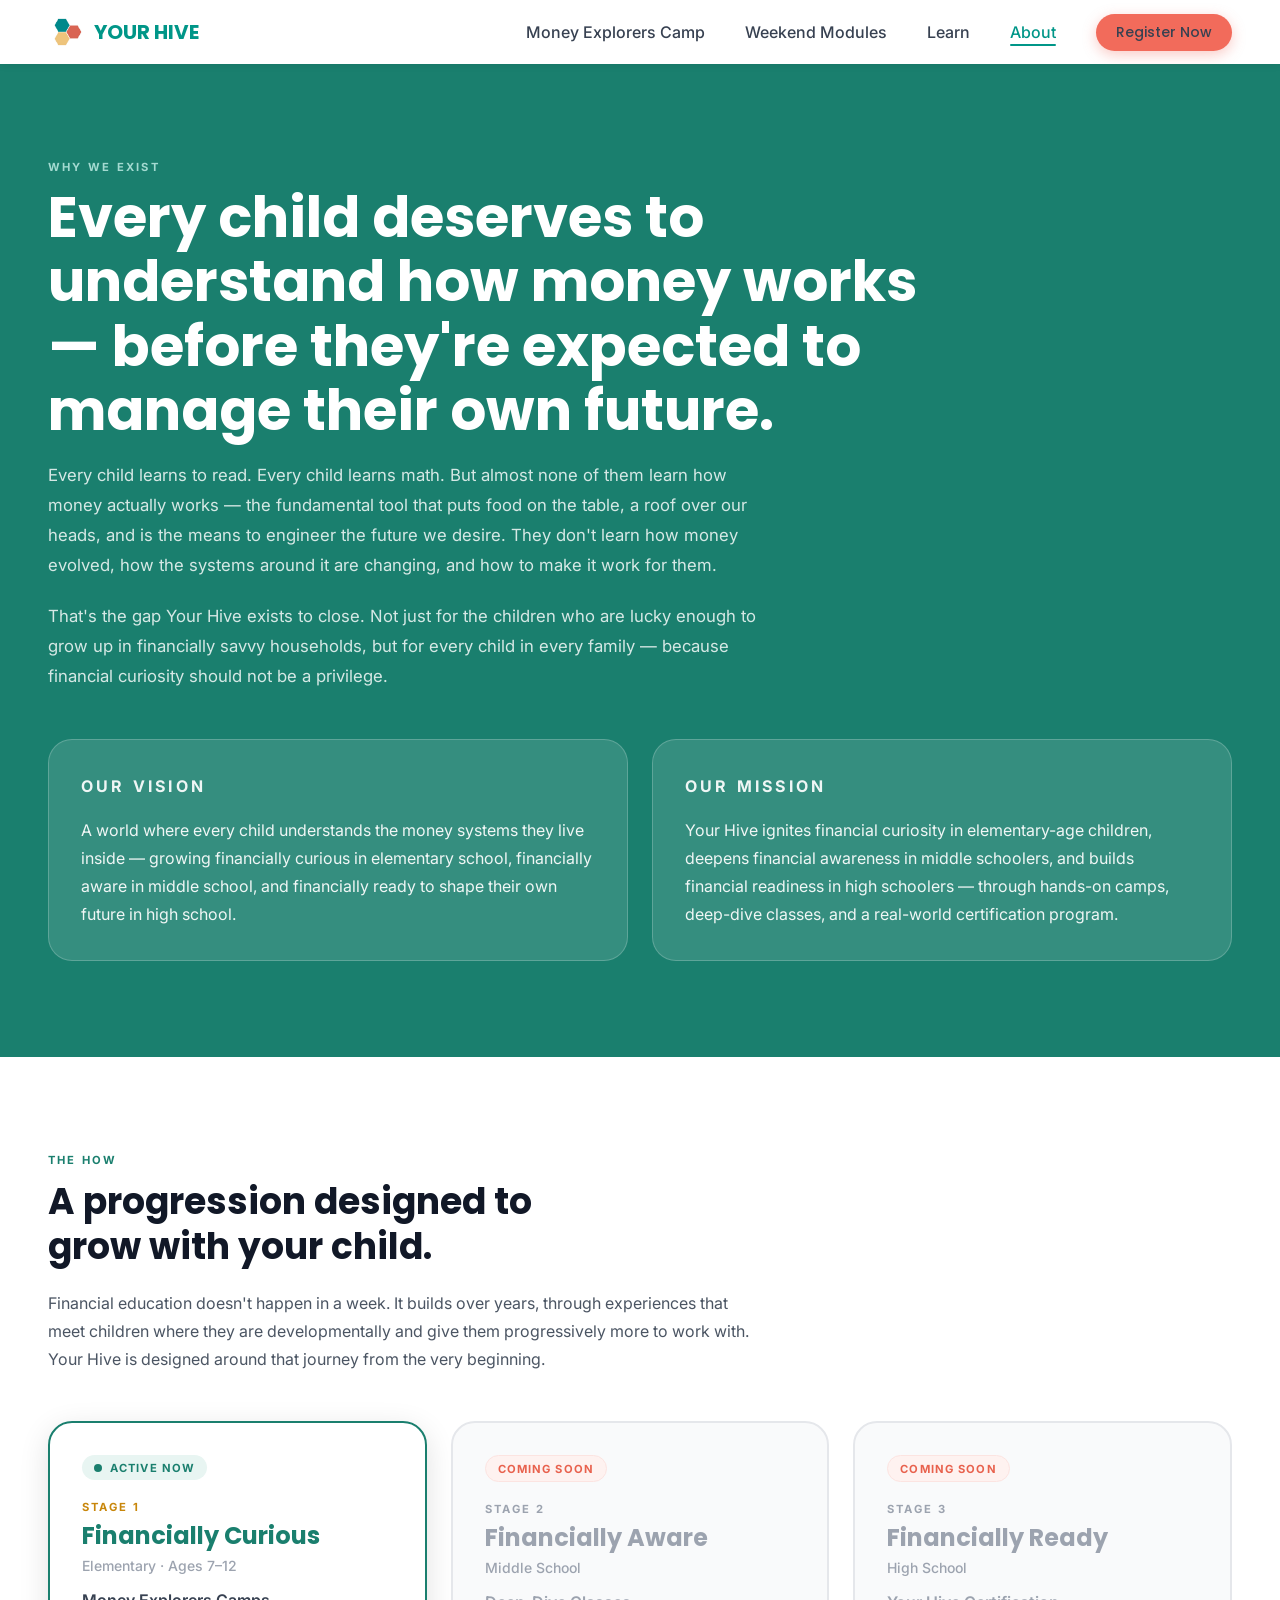
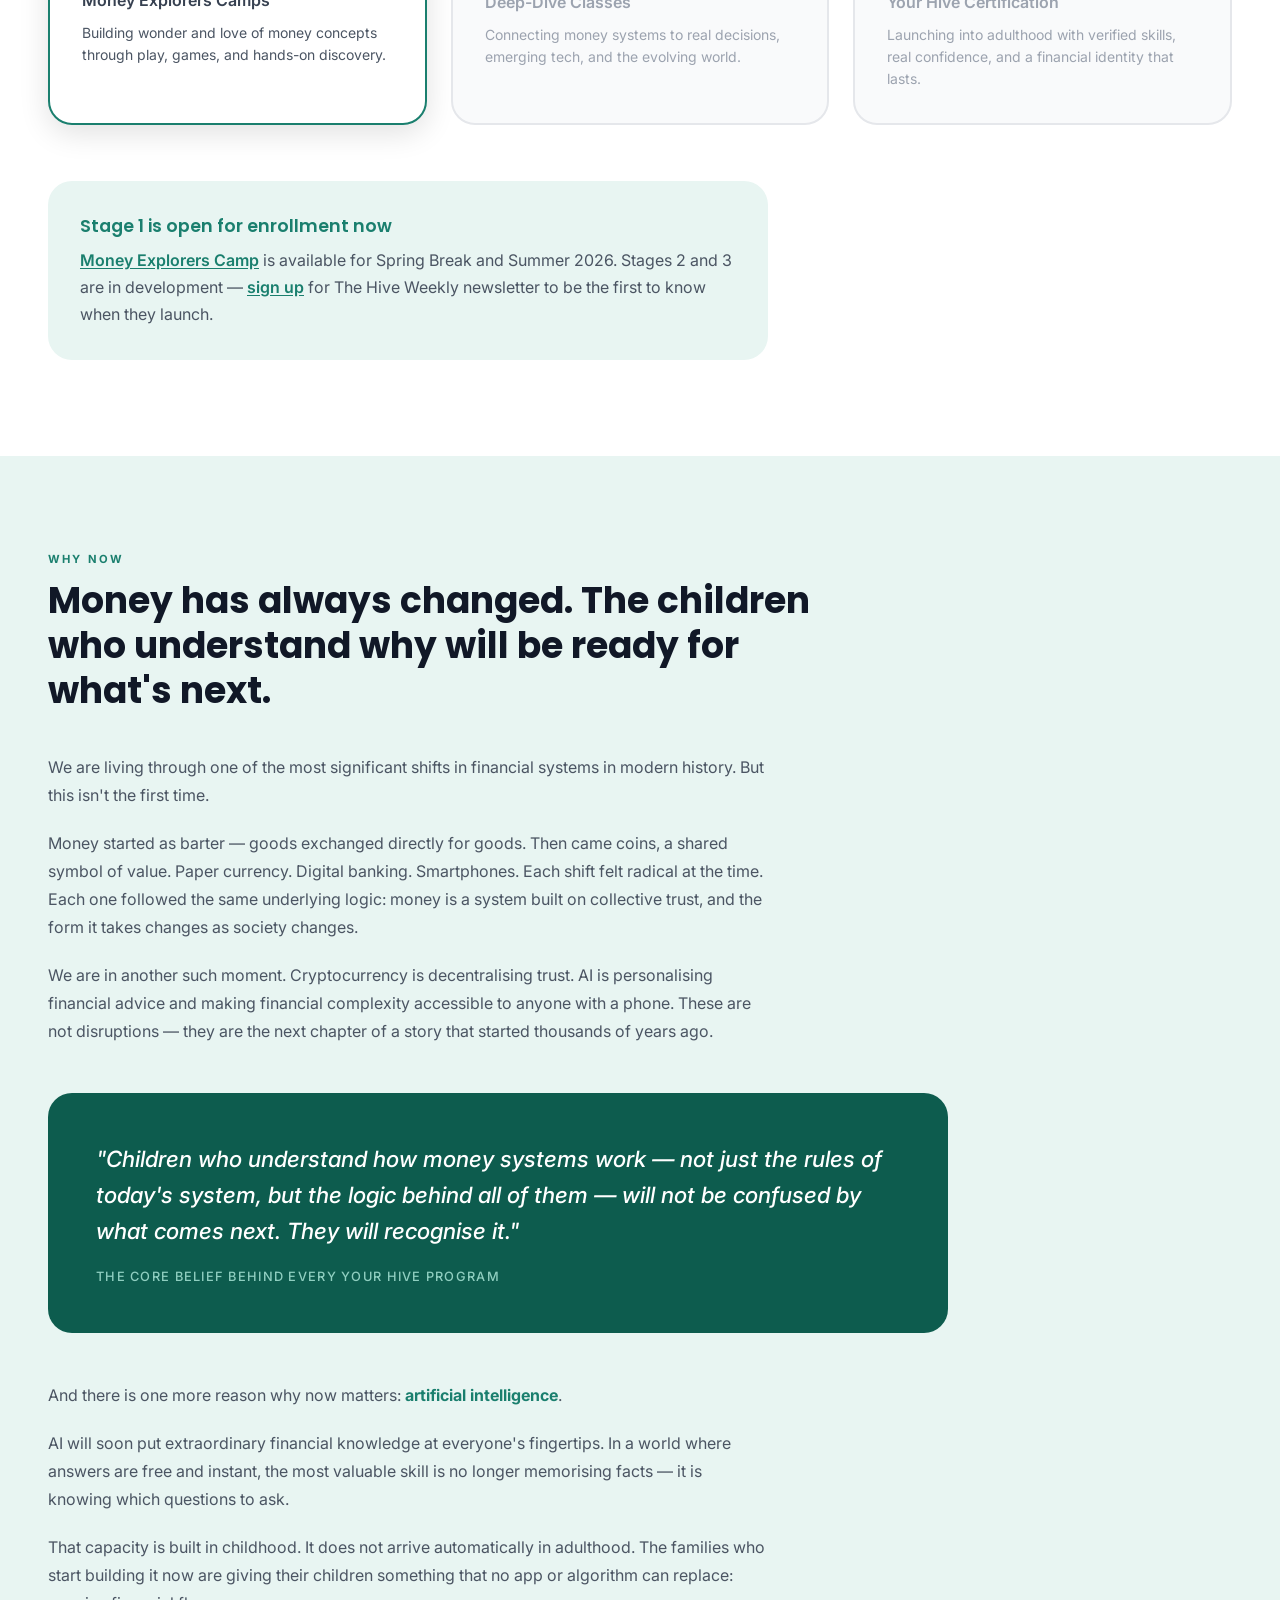
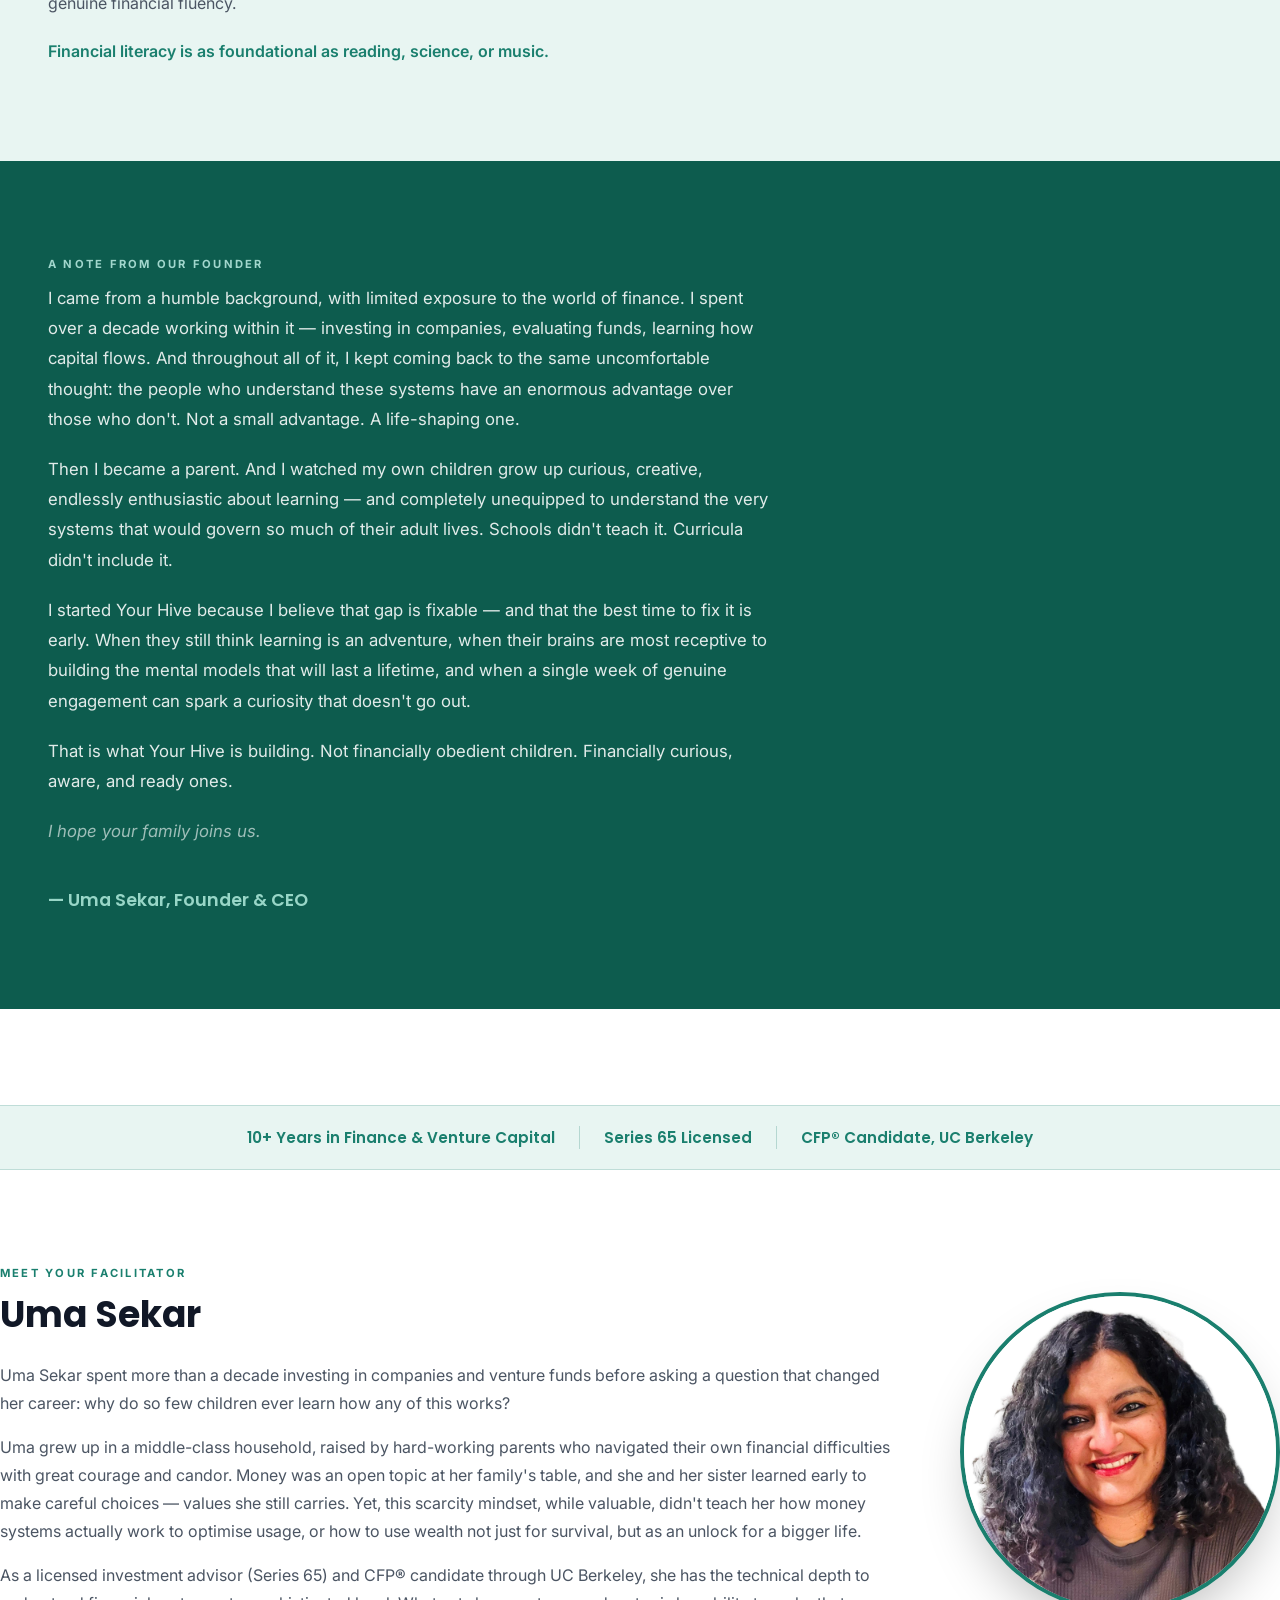
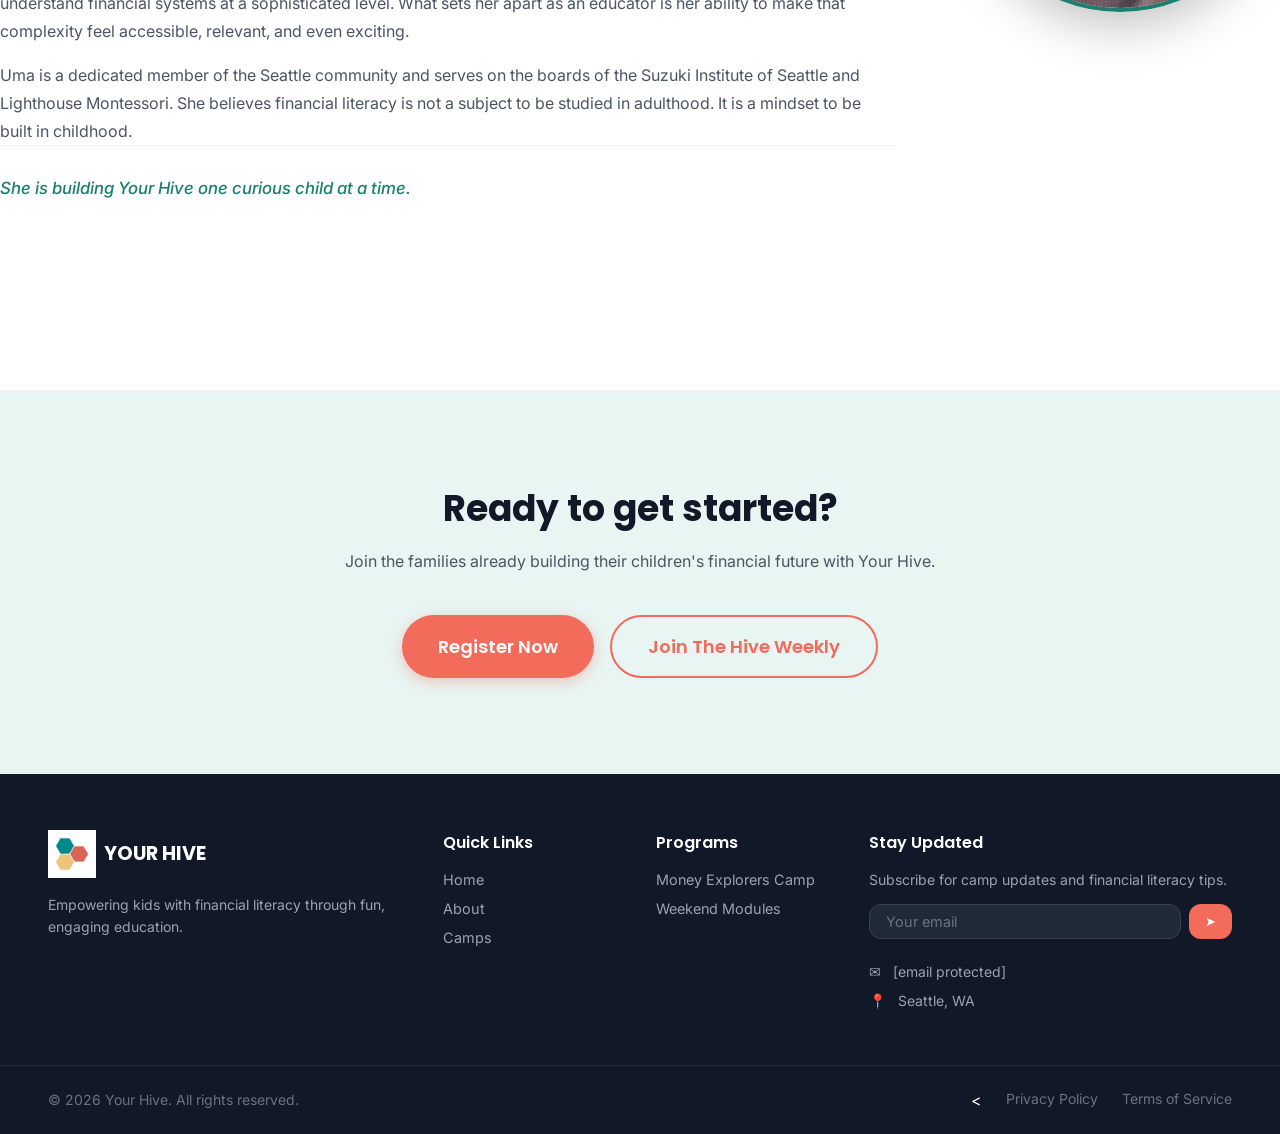
<file: about.html>
<!DOCTYPE html>
<html lang="en" data-page="about">
<head>
  <meta charset="UTF-8">
  <meta name="viewport" content="width=device-width, initial-scale=1.0">
  <title>About — Your Hive | Financial Literacy for Kids</title>
  <meta name="description" content="Learn about Your Hive's mission to close the financial education gap for every child, and meet founder Uma Sekar.">
  <link rel="stylesheet" href="styles.css">
</head>
<body>

<nav class="navbar">
  <div class="container navbar-inner">
    <a href="index.html" class="navbar-logo">
      <img src="assets/Hive Logo White.png" alt="Your Hive" >
      <span>YOUR HIVE</span>
    </a>
    <div class="navbar-nav">
      <a href="index.html" class="nav-home">Money Explorers Camp</a>
      <a href="weekend-modules.html" class="nav-modules">Weekend Modules</a>
      <a href="learn.html" class="nav-learn">Learn</a>
      <a href="about.html" class="nav-about active">About</a>
      <a href="index.html#registration" class="btn btn-primary btn-sm">Register Now</a>
    </div>
  </div>
</nav>

<!-- SECTION 1: WHY WE EXIST -->
<section style="background:var(--teal-brand);" class="section">
  <div class="container">
    <div class="reveal">
      <p class="section-label light">WHY WE EXIST</p>
      <h1 class="heading-1" style="color:var(--white);max-width:900px;margin-bottom:1rem;">
        Every child deserves to understand how money works — before they're expected to manage their own future.
      </h1>
      <div style="max-width:720px;margin-bottom:3rem;">
        <p style="color:rgba(255,255,255,0.82);font-size:1.05rem;line-height:1.8;margin-bottom:1.25rem;">Every child learns to read. Every child learns math. But almost none of them learn how money actually works — the fundamental tool that puts food on the table, a roof over our heads, and is the means to engineer the future we desire. They don't learn how money evolved, how the systems around it are changing, and how to make it work for them.</p>
        <p style="color:rgba(255,255,255,0.82);font-size:1.05rem;line-height:1.8;">That's the gap Your Hive exists to close. Not just for the children who are lucky enough to grow up in financially savvy households, but for every child in every family — because financial curiosity should not be a privilege.</p>
      </div>
    </div>
    <div class="vision-grid reveal delay-1">
      <div class="vision-card">
        <p class="vision-card-label">OUR VISION</p>
        <p>A world where every child understands the money systems they live inside — growing financially curious in elementary school, financially aware in middle school, and financially ready to shape their own future in high school.</p>
      </div>
      <div class="vision-card">
        <p class="vision-card-label">OUR MISSION</p>
        <p>Your Hive ignites financial curiosity in elementary-age children, deepens financial awareness in middle schoolers, and builds financial readiness in high schoolers — through hands-on camps, deep-dive classes, and a real-world certification program.</p>
      </div>
    </div>
  </div>
</section>

<!-- SECTION 2: THE HOW -->
<section class="section bg-white">
  <div class="container">
    <div class="reveal">
      <p class="section-label">THE HOW</p>
      <h2 class="heading-2" style="max-width:560px;margin-bottom:1.25rem;">A progression designed to grow with your child.</h2>
      <p class="text-body" style="max-width:720px;margin-bottom:3rem;">Financial education doesn't happen in a week. It builds over years, through experiences that meet children where they are developmentally and give them progressively more to work with. Your Hive is designed around that journey from the very beginning.</p>
    </div>

    <div class="stage-cards">
      <article class="stage-card active reveal">
        <div class="active-badge"><span class="active-dot"></span>Active Now</div>
        <p class="stage-num" style="color:#C8860A;">Stage 1</p>
        <h3 class="stage-title" style="color:var(--teal-brand);">Financially Curious</h3>
        <p class="stage-age">Elementary · Ages 7–12</p>
        <p class="stage-program" style="color:var(--gray-700);">Money Explorers Camps</p>
        <p class="stage-desc" style="color:var(--gray-600);">Building wonder and love of money concepts through play, games, and hands-on discovery.</p>
      </article>
      <article class="stage-card reveal delay-1">
        <div class="coming-badge">Coming Soon</div>
        <p class="stage-num">Stage 2</p>
        <h3 class="stage-title">Financially Aware</h3>
        <p class="stage-age">Middle School</p>
        <p class="stage-program">Deep-Dive Classes</p>
        <p class="stage-desc">Connecting money systems to real decisions, emerging tech, and the evolving world.</p>
      </article>
      <article class="stage-card reveal delay-2">
        <div class="coming-badge">Coming Soon</div>
        <p class="stage-num">Stage 3</p>
        <h3 class="stage-title">Financially Ready</h3>
        <p class="stage-age">High School</p>
        <p class="stage-program">Your Hive Certification</p>
        <p class="stage-desc">Launching into adulthood with verified skills, real confidence, and a financial identity that lasts.</p>
      </article>
    </div>

    <div class="enroll-cta reveal">
      <p>Stage 1 is open for enrollment now</p>
      <div class="body"><a href="index.html#registration">Money Explorers Camp</a> is available for Spring Break and Summer 2026. Stages 2 and 3 are in development — <a href="#subscribe">sign up</a> for The Hive Weekly newsletter to be the first to know when they launch.</div>
    </div>
  </div>
</section>

<!-- SECTION 3: WHY NOW -->
<section class="section" style="background:var(--mint-dark);">
  <div class="container">
    <div class="reveal">
      <p class="section-label">WHY NOW</p>
      <h2 class="heading-2" style="max-width:780px;margin-bottom:2.5rem;">Money has always changed. The children who understand why will be ready for what's next.</h2>
    </div>
    <div style="max-width:720px;display:flex;flex-direction:column;gap:1.25rem;margin-bottom:3rem;" class="reveal">
      <p class="text-body">We are living through one of the most significant shifts in financial systems in modern history. But this isn't the first time.</p>
      <p class="text-body">Money started as barter — goods exchanged directly for goods. Then came coins, a shared symbol of value. Paper currency. Digital banking. Smartphones. Each shift felt radical at the time. Each one followed the same underlying logic: money is a system built on collective trust, and the form it takes changes as society changes.</p>
      <p class="text-body">We are in another such moment. Cryptocurrency is decentralising trust. AI is personalising financial advice and making financial complexity accessible to anyone with a phone. These are not disruptions — they are the next chapter of a story that started thousands of years ago.</p>
    </div>
    <div class="blockquote reveal">
      <p>"Children who understand how money systems work — not just the rules of today's system, but the logic behind all of them — will not be confused by what comes next. They will recognise it."</p>
      <cite>The core belief behind every Your Hive program</cite>
    </div>
    <div style="max-width:720px;display:flex;flex-direction:column;gap:1.25rem;" class="reveal">
      <p class="text-body">And there is one more reason why now matters: <strong style="color:var(--teal-brand);">artificial intelligence</strong>.</p>
      <p class="text-body">AI will soon put extraordinary financial knowledge at everyone's fingertips. In a world where answers are free and instant, the most valuable skill is no longer memorising facts — it is knowing which questions to ask.</p>
      <p class="text-body">That capacity is built in childhood. It does not arrive automatically in adulthood. The families who start building it now are giving their children something that no app or algorithm can replace: genuine financial fluency.</p>
      <p class="text-body" style="color:var(--teal-brand);font-weight:600;">Financial literacy is as foundational as reading, science, or music.</p>
    </div>
  </div>
</section>

<!-- SECTION 4: FOUNDER'S NOTE -->
<section class="section" style="background:var(--teal-dark);color:var(--white);">
  <div class="container">
    <div class="reveal">
      <p class="section-label light">A NOTE FROM OUR FOUNDER</p>
      <article style="max-width:720px;">
        <div style="display:flex;flex-direction:column;gap:1.25rem;color:rgba(255,255,255,0.88);font-size:1.05rem;line-height:1.8;margin-bottom:2.5rem;">
          <p>I came from a humble background, with limited exposure to the world of finance. I spent over a decade working within it — investing in companies, evaluating funds, learning how capital flows. And throughout all of it, I kept coming back to the same uncomfortable thought: the people who understand these systems have an enormous advantage over those who don't. Not a small advantage. A life-shaping one.</p>
          <p>Then I became a parent. And I watched my own children grow up curious, creative, endlessly enthusiastic about learning — and completely unequipped to understand the very systems that would govern so much of their adult lives. Schools didn't teach it. Curricula didn't include it.</p>
          <p>I started Your Hive because I believe that gap is fixable — and that the best time to fix it is early. When they still think learning is an adventure, when their brains are most receptive to building the mental models that will last a lifetime, and when a single week of genuine engagement can spark a curiosity that doesn't go out.</p>
          <p>That is what Your Hive is building. Not financially obedient children. Financially curious, aware, and ready ones.</p>
          <p style="color:rgba(255,255,255,0.6);font-style:italic;">I hope your family joins us.</p>
        </div>
        <p style="font-family:var(--font-heading);font-weight:600;color:rgba(167,227,213,0.9);font-size:1.1rem;">— Uma Sekar, Founder &amp; CEO</p>
      </article>
    </div>
  </div>
</section>

<!-- SECTION 5: MEET UMA -->
<section class="section bg-white">
  <div class="credentials-bar">
    <div class="container credentials-inner">
      <div class="credential-item"><p>10+ Years in Finance &amp; Venture Capital</p></div>
      <div class="credential-item"><p>Series 65 Licensed</p></div>
      <div class="credential-item"><p>CFP® Candidate, UC Berkeley</p></div>
    </div>
  </div>
  <div class="container section">
    <div class="reveal"><p class="section-label">MEET YOUR FACILITATOR</p></div>
    <div class="bio-section">
      <div class="bio-text reveal">
        <h2 class="heading-2">Uma Sekar</h2>
        <div class="body-stack">
          <p class="text-body">Uma Sekar spent more than a decade investing in companies and venture funds before asking a question that changed her career: why do so few children ever learn how any of this works?</p>
          <p class="text-body">Uma grew up in a middle-class household, raised by hard-working parents who navigated their own financial difficulties with great courage and candor. Money was an open topic at her family's table, and she and her sister learned early to make careful choices — values she still carries. Yet, this scarcity mindset, while valuable, didn't teach her how money systems actually work to optimise usage, or how to use wealth not just for survival, but as an unlock for a bigger life.</p>
          <p class="text-body">As a licensed investment advisor (Series 65) and CFP® candidate through UC Berkeley, she has the technical depth to understand financial systems at a sophisticated level. What sets her apart as an educator is her ability to make that complexity feel accessible, relevant, and even exciting.</p>
          <p class="text-body">Uma is a dedicated member of the Seattle community and serves on the boards of the Suzuki Institute of Seattle and Lighthouse Montessori. She believes financial literacy is not a subject to be studied in adulthood. It is a mindset to be built in childhood.</p>
        </div>
        <div class="bio-footer"><p>She is building Your Hive one curious child at a time.</p></div>
      </div>
      <div class="reveal delay-1">
        <div class="uma-photo">
          <img src="assets/images/Uma.jpg" alt="Uma Sekar — Founder & CEO of Your Hive">
        </div>
      </div>
    </div>
  </div>
</section>

<!-- CLOSING CTA -->
<section class="section" style="background:var(--mint-dark);">
  <div class="container text-center">
    <div class="reveal">
      <h2 class="heading-2 mb-4">Ready to get started?</h2>
      <p class="text-body max-w-2xl mx-auto mb-10">Join the families already building their children's financial future with Your Hive.</p>
      <div style="display:flex;flex-wrap:wrap;gap:1rem;justify-content:center;">
        <a href="index.html#registration" class="btn btn-primary btn-lg">Register Now</a>
        <a href="#subscribe" class="btn btn-secondary btn-lg">Join The Hive Weekly</a>
      </div>
    </div>
  </div>
</section>

<!-- FOOTER -->
<footer>
  <div class="footer-main"><div class="container"><div class="footer-grid">
    <div><div class="footer-brand-logo"><img src="assets/Hive Logo White.png" alt="Your Hive"><span>YOUR HIVE</span></div><p class="footer-brand-desc">Empowering kids with financial literacy through fun, engaging education.</p></div>
    <div><h4 class="footer-heading">Quick Links</h4><nav class="footer-links"><a href="index.html">Home</a><a href="about.html">About</a><a href="index.html">Camps</a></nav></div>
    <div><h4 class="footer-heading">Programs</h4><nav class="footer-links"><a href="index.html">Money Explorers Camp</a><a href="weekend-modules.html">Weekend Modules</a></nav></div>
    <div id="subscribe"><h4 class="footer-heading">Stay Updated</h4><p style="color:var(--gray-400);font-size:0.875rem;margin-bottom:1rem;">Subscribe for camp updates and financial literacy tips.</p><form id="subscribe-form" class="footer-subscribe"><input type="email" id="subscribe-email" placeholder="Your email" required><button type="submit" class="footer-subscribe-btn">➤</button></form><p id="subscribe-msg" style="font-size:0.85rem;margin-top:0.5rem;"></p><div class="footer-contact"><div class="footer-contact-item"><span>✉</span><a href="/cdn-cgi/l/email-protection#7102100819141d1d1e31081e04035c191807145f121e1c" style="color:var(--gray-400)"><span class="__cf_email__" data-cfemail="cdbeacb4a5a8a1a1a28db4a2b8bfe0a5a4bba8e3aea2a0">[email&#160;protected]</span></a></div><div class="footer-contact-item"><span>📍</span><span>Seattle, WA</span></div></div></div>
  </div></div></div>
  <div class="footer-bottom"><div class="container footer-bottom-inner"><p class="footer-copy">&copy; 2026 Your Hive. All rights reserved.</p><div class="footer-legal"><<a href="#">Privacy Policy</a><a href="#">Terms of Service</a></div></div></div>
</footer>

<script src="script.js"></script>
</body>
</html>
</file>
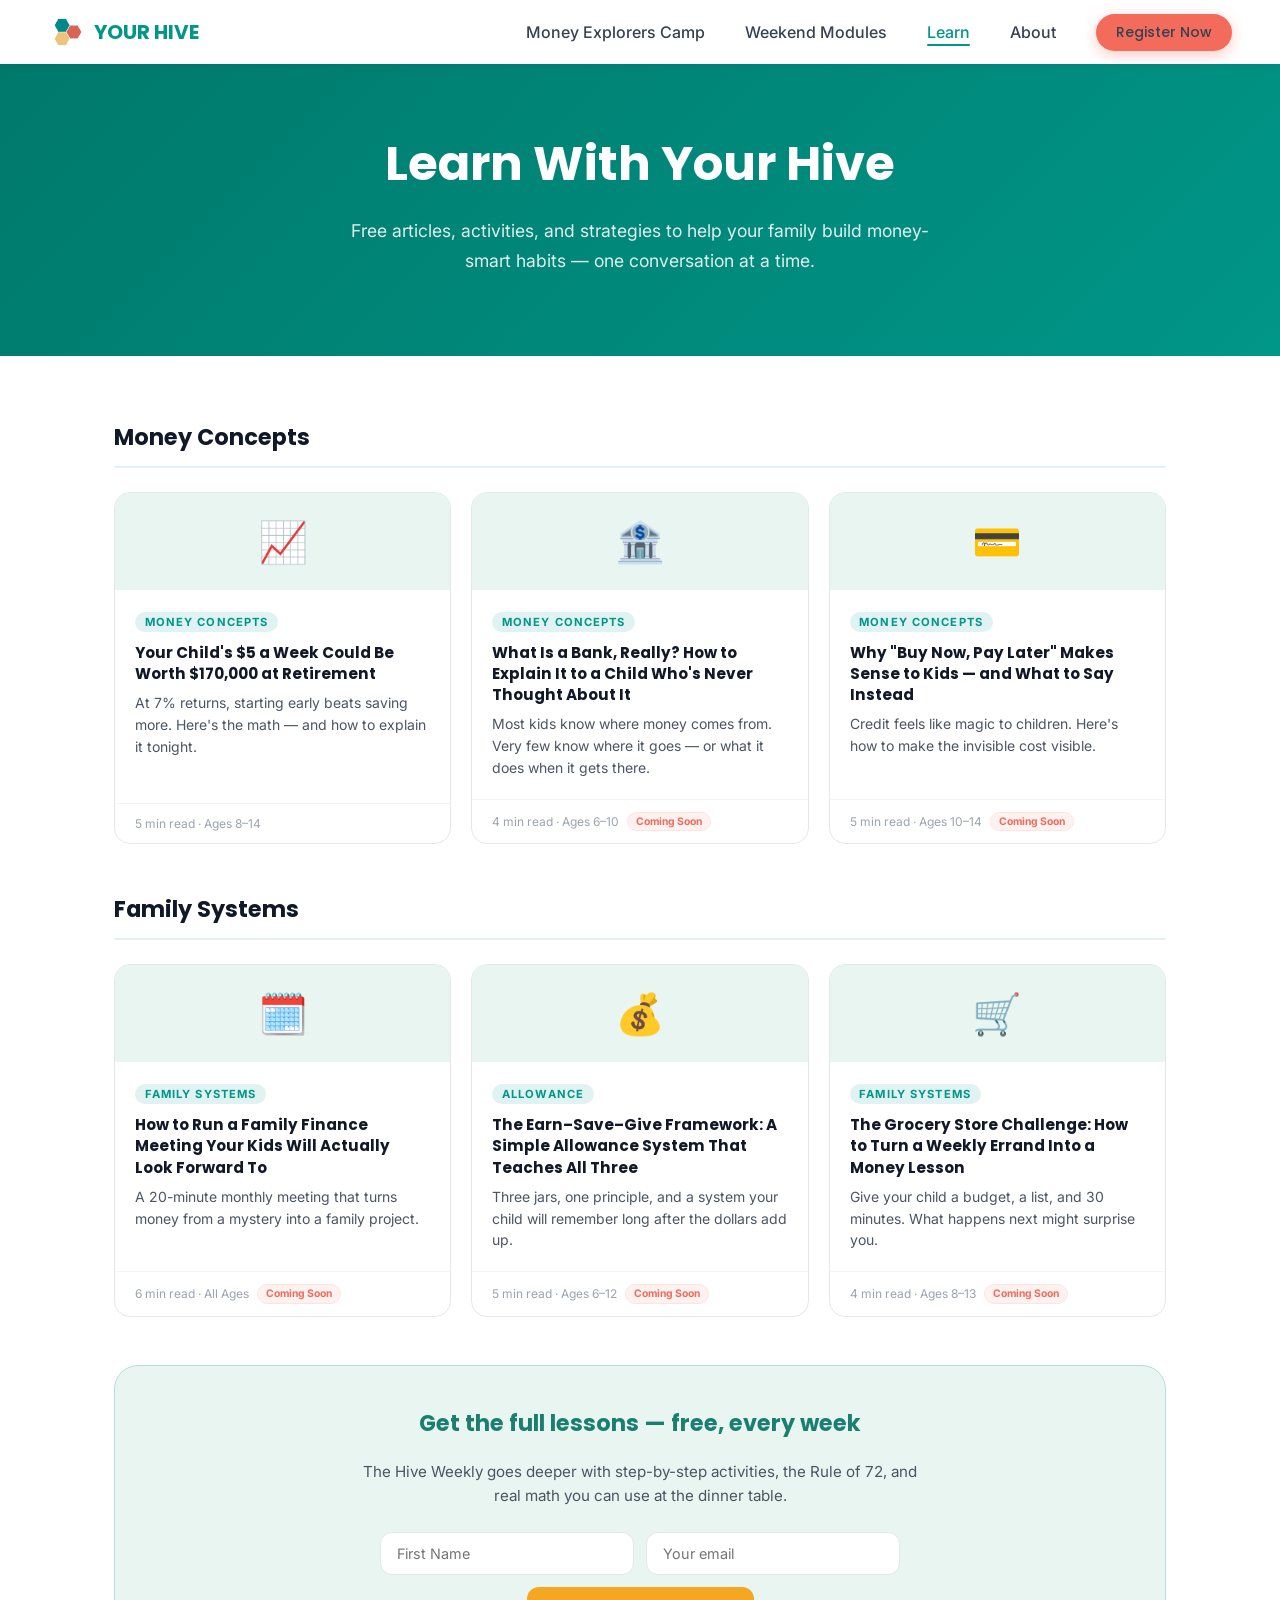
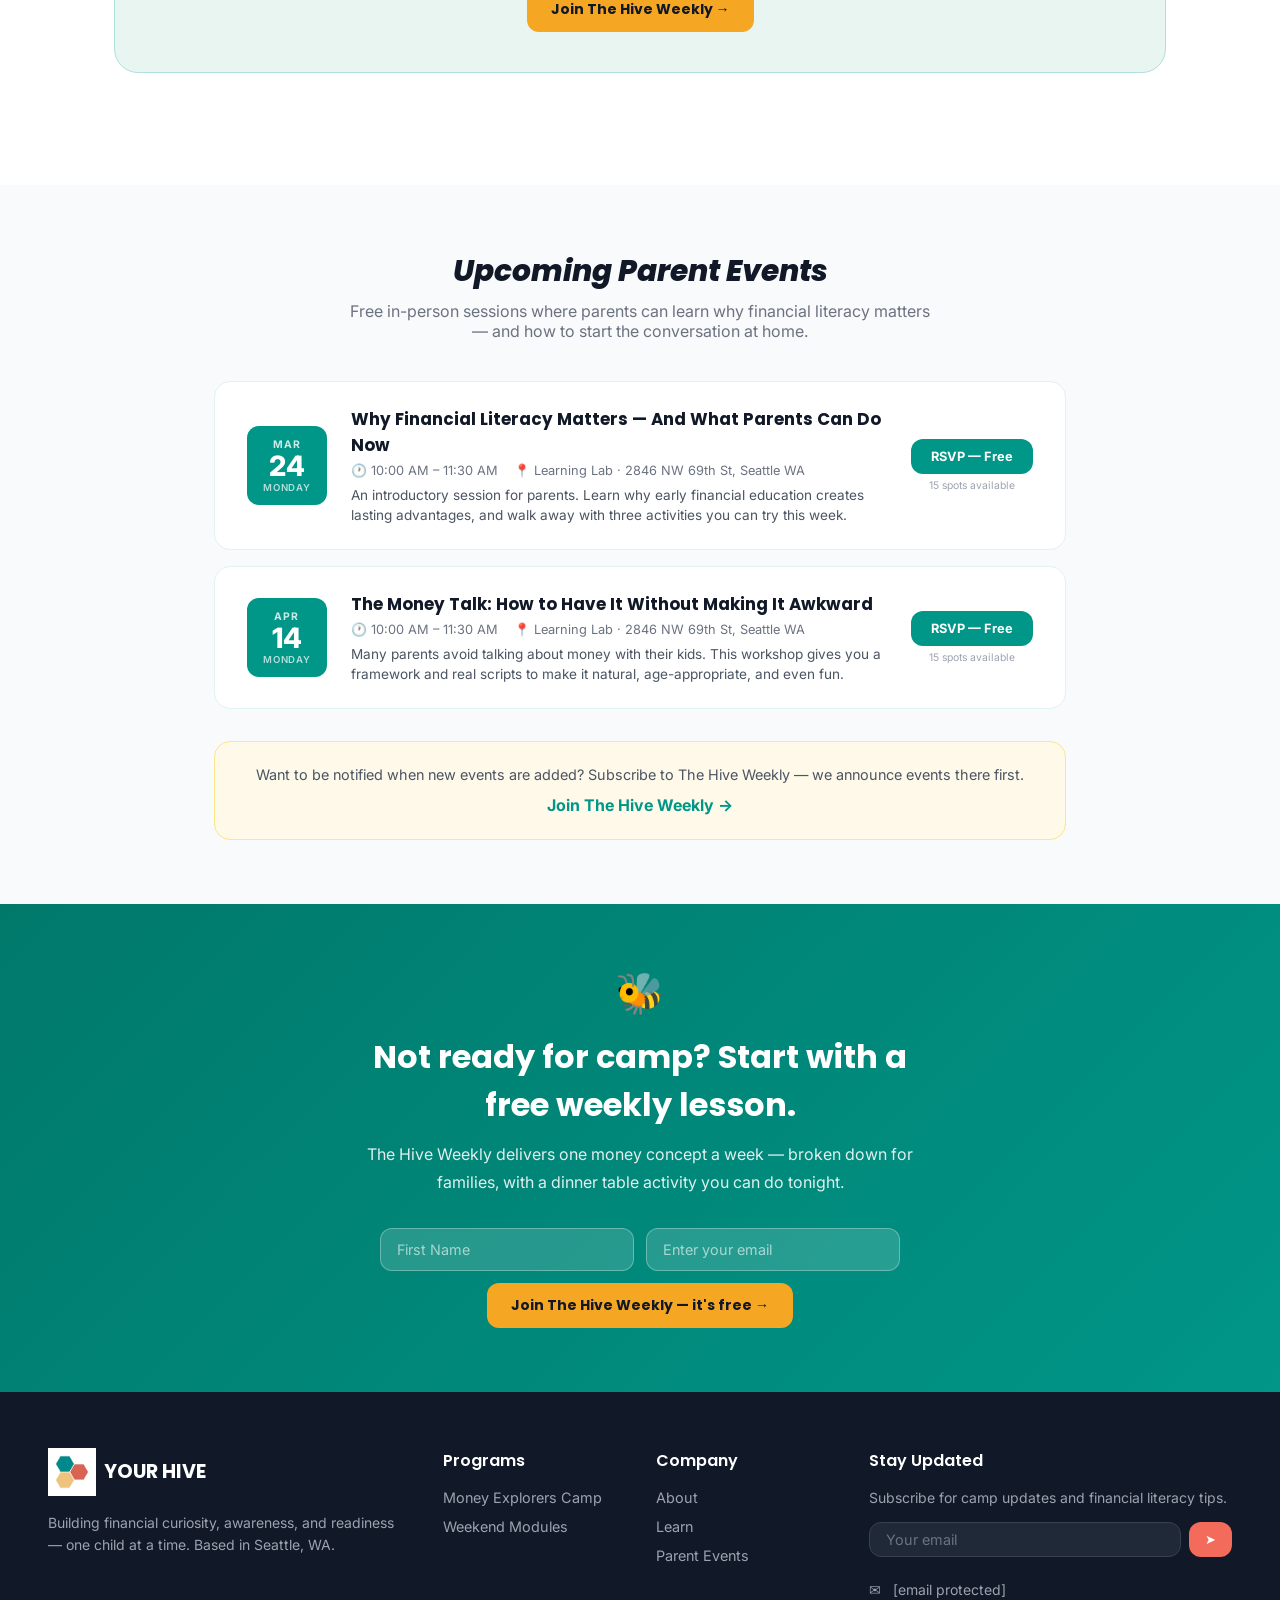
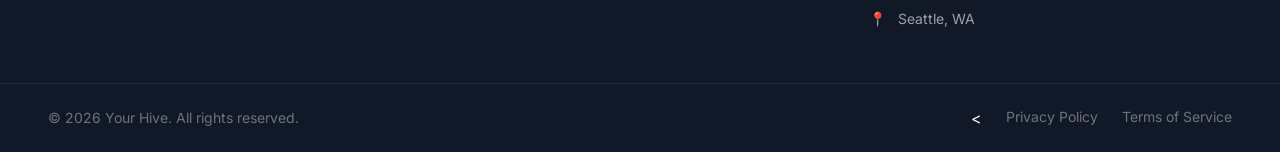
<file: learn.html>
<!DOCTYPE html>
<html lang="en" data-page="learn">
<head>
  <meta charset="UTF-8">
  <meta name="viewport" content="width=device-width, initial-scale=1.0">
  <title>Learn — Free Financial Literacy Resources for Families | Your Hive</title>
  <meta name="description" content="Free articles, activities, and strategies to help your family build money-smart habits — one conversation at a time.">
  <link rel="stylesheet" href="styles.css">
  <style>
    /* ── LEARN HERO ── */
    .learn-hero {
      background: linear-gradient(135deg, var(--teal-700), var(--teal));
      padding: 4rem 0 5rem;
      text-align: center;
    }
    .learn-hero h1 {
      font-family: var(--font-heading);
      font-size: clamp(2rem, 4vw, 3rem);
      font-weight: 700;
      color: var(--white);
      margin-bottom: 1rem;
    }
    .learn-hero p {
      font-size: 1.1rem;
      color: rgba(255,255,255,0.88);
      max-width: 600px;
      margin: 0 auto;
      line-height: 1.7;
    }

    /* ── LEARN GRID SECTION ── */
    .learn-grid-section {
      max-width: 1100px;
      margin: 0 auto;
      padding: 4rem 1.5rem;
    }
    .learn-grid-section h2 {
      font-family: var(--font-heading);
      font-size: 1.4rem;
      font-weight: 700;
      color: var(--gray-900);
      margin-bottom: 1.5rem;
      padding-bottom: 0.75rem;
      border-bottom: 2px solid var(--teal-50);
    }

    /* ── LEARN CARDS ── */
    .learn-cards {
      display: grid;
      grid-template-columns: 1fr;
      gap: 1.25rem;
      margin-bottom: 3rem;
    }
    @media (min-width: 768px) {
      .learn-cards { grid-template-columns: repeat(3, 1fr); }
    }
    .learn-card {
      display: flex;
      flex-direction: column;
      background: var(--white);
      border: 1px solid var(--gray-200);
      border-radius: var(--radius-xl);
      overflow: hidden;
      text-decoration: none;
      color: inherit;
      transition: box-shadow 0.2s, border-color 0.2s;
    }
    .learn-card:hover {
      box-shadow: var(--shadow-card-hover);
      border-color: var(--teal-100);
    }
    .learn-card-img {
      background: var(--mint);
      font-size: 2.5rem;
      text-align: center;
      padding: 1.5rem;
    }
    .learn-card-body {
      padding: 1.25rem;
      flex: 1;
    }
    .learn-card-tag {
      display: inline-block;
      font-size: 0.7rem;
      font-weight: 700;
      letter-spacing: 0.1em;
      text-transform: uppercase;
      color: var(--teal);
      background: var(--teal-50);
      padding: 0.2rem 0.6rem;
      border-radius: 9999px;
      margin-bottom: 0.6rem;
    }
    .learn-card-body h3 {
      font-family: var(--font-heading);
      font-size: 0.95rem;
      font-weight: 700;
      color: var(--gray-900);
      line-height: 1.4;
      margin-bottom: 0.5rem;
    }
    .learn-card-body p {
      font-size: 0.875rem;
      color: var(--gray-600);
      line-height: 1.55;
    }
    .learn-card-meta {
      padding: 0.75rem 1.25rem;
      font-size: 0.75rem;
      color: var(--gray-400);
      border-top: 1px solid var(--gray-100);
      display: flex;
      align-items: center;
      gap: 0.5rem;
      flex-wrap: wrap;
    }
    .coming-soon-badge {
      display: inline-block;
      font-size: 0.65rem;
      font-weight: 700;
      background: var(--coral-50);
      color: var(--coral);
      padding: 0.15rem 0.5rem;
      border-radius: 9999px;
      border: 1px solid var(--coral-100);
    }

    /* ── NEWSLETTER BANNER ── */
    .learn-newsletter-banner {
      background: var(--mint);
      border: 1px solid var(--teal-100);
      border-radius: var(--radius-2xl);
      padding: 2.5rem;
      text-align: center;
      margin-bottom: 3rem;
    }
    .learn-newsletter-banner h2 {
      border: none;
      margin-bottom: 0.5rem;
      color: var(--teal-brand);
    }
    .learn-newsletter-banner p {
      font-size: 0.95rem;
      color: var(--gray-600);
      max-width: 560px;
      margin: 0 auto 1.5rem;
      line-height: 1.6;
    }
    .kit-form {
      display: flex;
      gap: 0.75rem;
      max-width: 520px;
      margin: 0 auto;
      flex-wrap: wrap;
      justify-content: center;
    }
    .kit-form input[type="text"],
    .kit-form input[type="email"] {
      flex: 1;
      min-width: 180px;
      padding: 0.75rem 1rem;
      border: 1.5px solid var(--gray-200);
      border-radius: var(--radius-lg);
      font-size: 0.9rem;
      font-family: var(--font-body);
      color: var(--gray-900);
      background: var(--white);
    }
    .kit-form input:focus { outline: none; border-color: var(--teal); }
    .kit-form button {
      background: var(--amber);
      color: var(--gray-900);
      border: none;
      padding: 0.75rem 1.5rem;
      border-radius: var(--radius-lg);
      font-weight: 700;
      font-size: 0.875rem;
      cursor: pointer;
      white-space: nowrap;
      transition: background 0.15s;
      font-family: var(--font-heading);
    }
    .kit-form button:hover { background: #E5B83C; }

    /* ── EVENTS ── */
    .events-section {
      background: var(--gray-50);
      padding: 4rem 0;
    }
    .events-inner {
      max-width: 900px;
      margin: 0 auto;
      padding: 0 1.5rem;
    }
    .events-header {
      text-align: center;
      margin-bottom: 2.5rem;
    }
    .events-header h2 {
      font-family: var(--font-heading);
      font-size: 1.85rem;
      font-weight: 800;
      color: var(--gray-900);
      font-style: italic;
      margin-bottom: 0.5rem;
    }
    .events-header p {
      font-size: 1rem;
      color: var(--gray-500);
      max-width: 580px;
      margin: 0 auto;
    }
    .event-card {
      display: grid;
      grid-template-columns: auto 1fr auto;
      gap: 1.5rem;
      align-items: center;
      background: var(--white);
      border: 1px solid var(--teal-50);
      border-radius: var(--radius-xl);
      padding: 1.5rem 2rem;
      margin-bottom: 1rem;
      transition: border-color 0.15s, box-shadow 0.15s;
    }
    .event-card:hover {
      border-color: var(--teal);
      box-shadow: 0 4px 16px rgba(0,150,136,0.1);
    }
    @media (max-width: 768px) {
      .event-card { grid-template-columns: 1fr; text-align: center; }
      .event-date-block { margin: 0 auto; }
      .event-meta { justify-content: center; }
    }
    .event-date-block {
      background: var(--teal);
      color: var(--white);
      border-radius: var(--radius-lg);
      padding: 0.75rem 1rem;
      text-align: center;
      min-width: 72px;
    }
    .event-date-block .month { font-size: 0.65rem; font-weight: 700; text-transform: uppercase; letter-spacing: 0.1em; opacity: 0.8; }
    .event-date-block .day { font-size: 1.75rem; font-weight: 800; line-height: 1.1; }
    .event-date-block .dow { font-size: 0.6rem; font-weight: 600; text-transform: uppercase; letter-spacing: 0.08em; opacity: 0.7; }
    .event-details h3 { font-family: var(--font-heading); font-size: 1.05rem; font-weight: 700; color: var(--gray-900); margin-bottom: 0.3rem; }
    .event-meta { display: flex; flex-wrap: wrap; gap: 1rem; font-size: 0.8rem; color: var(--gray-500); }
    .event-meta span { display: flex; align-items: center; gap: 0.3rem; }
    .event-desc { font-size: 0.85rem; color: var(--gray-600); margin-top: 0.4rem; line-height: 1.5; }
    .event-action { text-align: center; }
    .event-rsvp-btn {
      display: inline-block;
      background: var(--teal);
      color: var(--white);
      padding: 0.6rem 1.25rem;
      border-radius: var(--radius-lg);
      font-size: 0.8rem;
      font-weight: 700;
      text-decoration: none;
      transition: background 0.15s;
      white-space: nowrap;
    }
    .event-rsvp-btn:hover { background: var(--teal-600); }
    .event-spots { font-size: 0.65rem; color: var(--gray-400); margin-top: 0.35rem; }
    .events-cta {
      text-align: center;
      margin-top: 2rem;
      padding: 1.5rem;
      background: #FEF9E8;
      border-radius: var(--radius-xl);
      border: 1px solid #FDE68A;
    }
    .events-cta p { font-size: 0.9rem; color: var(--gray-600); margin-bottom: 0.75rem; }
    .events-cta a { color: var(--teal); font-weight: 700; }
    .events-cta a:hover { text-decoration: underline; }

    /* ── FINAL CTA ── */
    .learn-final-cta {
      background: linear-gradient(135deg, var(--teal-700), var(--teal));
      padding: 4rem 1.5rem;
      text-align: center;
    }
    .learn-final-cta .bee { font-size: 2.5rem; margin-bottom: 1rem; }
    .learn-final-cta h2 {
      font-family: var(--font-heading);
      font-size: clamp(1.4rem, 3vw, 2rem);
      font-weight: 700;
      color: var(--white);
      margin-bottom: 0.75rem;
      max-width: 600px;
      margin-left: auto;
      margin-right: auto;
    }
    .learn-final-cta p {
      color: rgba(255,255,255,0.88);
      font-size: 1rem;
      max-width: 560px;
      margin: 0 auto 2rem;
      line-height: 1.7;
    }
    .learn-final-cta .kit-form input[type="text"],
    .learn-final-cta .kit-form input[type="email"] {
      background: rgba(255,255,255,0.15);
      border-color: rgba(255,255,255,0.3);
      color: var(--white);
    }
    .learn-final-cta .kit-form input::placeholder { color: rgba(255,255,255,0.6); }
  </style>
</head>
<body>

<!-- NAVBAR -->
<nav class="navbar">
  <div class="container navbar-inner">
    <a href="index.html" class="navbar-logo">
      <img src="assets/Hive Logo White.png" alt="Your Hive">
      <span>YOUR HIVE</span>
    </a>
    <div class="navbar-nav">
      <a href="index.html" class="nav-home">Money Explorers Camp</a>
      <a href="weekend-modules.html" class="nav-modules">Weekend Modules</a>
      <a href="learn.html" class="nav-learn active">Learn</a>
      <a href="about.html" class="nav-about">About</a>
      <a href="index.html#registration" class="btn btn-primary btn-sm">Register Now</a>
    </div>
  </div>
</nav>


<div id="subscribed-banner" style="display:none;background:var(--mint);border:1px solid var(--teal-100);border-radius:var(--radius-lg);padding:1rem 1.5rem;text-align:center;margin:1rem auto;max-width:600px;color:var(--teal-brand);font-weight:600;">
  🎉 You're in! Check your inbox to confirm your subscription.
</div>
<script>
  if (window.location.search.includes('subscribed=1')) {
    document.getElementById('subscribed-banner').style.display = 'block';
    window.scrollTo(0, 0);
  }
</script>
<!-- LEARN HERO -->
<section class="learn-hero">
  <div class="container reveal">
    <h1>Learn With Your Hive</h1>
    <p>Free articles, activities, and strategies to help your family build money-smart habits — one conversation at a time.</p>
  </div>
</section>

<!-- ARTICLES -->
<div class="learn-grid-section">

  <!-- MONEY CONCEPTS -->
  <h2 class="reveal">Money Concepts</h2>
  <div class="learn-cards">
    <a class="learn-card reveal" href="learn-compound-interest.html">
      <div class="learn-card-img">📈</div>
      <div class="learn-card-body">
        <span class="learn-card-tag">Money Concepts</span>
        <h3>Your Child's $5 a Week Could Be Worth $170,000 at Retirement</h3>
        <p>At 7% returns, starting early beats saving more. Here's the math — and how to explain it tonight.</p>
      </div>
      <div class="learn-card-meta">5 min read · Ages 8–14</div>
    </a>
    <a class="learn-card reveal delay-1" href="#">
      <div class="learn-card-img">🏦</div>
      <div class="learn-card-body">
        <span class="learn-card-tag">Money Concepts</span>
        <h3>What Is a Bank, Really? How to Explain It to a Child Who's Never Thought About It</h3>
        <p>Most kids know where money comes from. Very few know where it goes — or what it does when it gets there.</p>
      </div>
      <div class="learn-card-meta">4 min read · Ages 6–10 <span class="coming-soon-badge">Coming Soon</span></div>
    </a>
    <a class="learn-card reveal delay-2" href="#">
      <div class="learn-card-img">💳</div>
      <div class="learn-card-body">
        <span class="learn-card-tag">Money Concepts</span>
        <h3>Why "Buy Now, Pay Later" Makes Sense to Kids — and What to Say Instead</h3>
        <p>Credit feels like magic to children. Here's how to make the invisible cost visible.</p>
      </div>
      <div class="learn-card-meta">5 min read · Ages 10–14 <span class="coming-soon-badge">Coming Soon</span></div>
    </a>
  </div>

  <!-- FAMILY SYSTEMS -->
  <h2 class="reveal">Family Systems</h2>
  <div class="learn-cards">
    <a class="learn-card reveal" href="#">
      <div class="learn-card-img">🗓️</div>
      <div class="learn-card-body">
        <span class="learn-card-tag">Family Systems</span>
        <h3>How to Run a Family Finance Meeting Your Kids Will Actually Look Forward To</h3>
        <p>A 20-minute monthly meeting that turns money from a mystery into a family project.</p>
      </div>
      <div class="learn-card-meta">6 min read · All Ages <span class="coming-soon-badge">Coming Soon</span></div>
    </a>
    <a class="learn-card reveal delay-1" href="#">
      <div class="learn-card-img">💰</div>
      <div class="learn-card-body">
        <span class="learn-card-tag">Allowance</span>
        <h3>The Earn–Save–Give Framework: A Simple Allowance System That Teaches All Three</h3>
        <p>Three jars, one principle, and a system your child will remember long after the dollars add up.</p>
      </div>
      <div class="learn-card-meta">5 min read · Ages 6–12 <span class="coming-soon-badge">Coming Soon</span></div>
    </a>
    <a class="learn-card reveal delay-2" href="#">
      <div class="learn-card-img">🛒</div>
      <div class="learn-card-body">
        <span class="learn-card-tag">Family Systems</span>
        <h3>The Grocery Store Challenge: How to Turn a Weekly Errand Into a Money Lesson</h3>
        <p>Give your child a budget, a list, and 30 minutes. What happens next might surprise you.</p>
      </div>
      <div class="learn-card-meta">4 min read · Ages 8–13 <span class="coming-soon-badge">Coming Soon</span></div>
    </a>
  </div>

  <!-- NEWSLETTER BANNER -->
  <div class="learn-newsletter-banner reveal">
    <h2>Get the full lessons — free, every week</h2>
    <p>The Hive Weekly goes deeper with step-by-step activities, the Rule of 72, and real math you can use at the dinner table.</p>
    <form class="kit-form" action="https://app.kit.com/forms/9199797/subscriptions" method="post">
      <input type="hidden" name="redirect_to" value="https://salvationcode.github.io/your-hive-static/learn.html?subscribed=1">
      <input type="text" name="fields[first_name]" placeholder="First Name">
      <input type="email" name="email_address" placeholder="Your email" required>
      <button type="submit">Join The Hive Weekly →</button>
    </form>
  </div>

</div>

<!-- IN-PERSON EVENTS -->
<section class="events-section" id="events">
  <div class="events-inner">
    <div class="events-header reveal">
      <h2>Upcoming Parent Events</h2>
      <p>Free in-person sessions where parents can learn why financial literacy matters — and how to start the conversation at home.</p>
    </div>

    <div class="event-card reveal">
      <div class="event-date-block">
        <div class="month">Mar</div>
        <div class="day">24</div>
        <div class="dow">Monday</div>
      </div>
      <div class="event-details">
        <h3>Why Financial Literacy Matters — And What Parents Can Do Now</h3>
        <div class="event-meta">
          <span>🕐 10:00 AM – 11:30 AM</span>
          <span>📍 Learning Lab · 2846 NW 69th St, Seattle WA</span>
        </div>
        <p class="event-desc">An introductory session for parents. Learn why early financial education creates lasting advantages, and walk away with three activities you can try this week.</p>
      </div>
      <div class="event-action">
        <a href="#" class="event-rsvp-btn">RSVP — Free</a>
        <div class="event-spots">15 spots available</div>
      </div>
    </div>

    <div class="event-card reveal">
      <div class="event-date-block">
        <div class="month">Apr</div>
        <div class="day">14</div>
        <div class="dow">Monday</div>
      </div>
      <div class="event-details">
        <h3>The Money Talk: How to Have It Without Making It Awkward</h3>
        <div class="event-meta">
          <span>🕐 10:00 AM – 11:30 AM</span>
          <span>📍 Learning Lab · 2846 NW 69th St, Seattle WA</span>
        </div>
        <p class="event-desc">Many parents avoid talking about money with their kids. This workshop gives you a framework and real scripts to make it natural, age-appropriate, and even fun.</p>
      </div>
      <div class="event-action">
        <a href="#" class="event-rsvp-btn">RSVP — Free</a>
        <div class="event-spots">15 spots available</div>
      </div>
    </div>

    <div class="events-cta reveal">
      <p>Want to be notified when new events are added? Subscribe to The Hive Weekly — we announce events there first.</p>
      <a href="#newsletter-cta">Join The Hive Weekly →</a>
    </div>
  </div>
</section>

<!-- FINAL CTA -->
<section class="learn-final-cta" id="newsletter-cta">
  <div class="bee">🐝</div>
  <h2>Not ready for camp? Start with a free weekly lesson.</h2>
  <p>The Hive Weekly delivers one money concept a week — broken down for families, with a dinner table activity you can do tonight.</p>
  <form class="kit-form" action="https://app.kit.com/forms/9199797/subscriptions" method="post">
    <input type="hidden" name="redirect_to" value="https://salvationcode.github.io/your-hive-static/learn.html?subscribed=1">
    <input type="text" name="fields[first_name]" placeholder="First Name">
    <input type="email" name="email_address" placeholder="Enter your email" required>
    <button type="submit">Join The Hive Weekly — it's free →</button>
  </form>
</section>

<!-- FOOTER -->
<footer>
  <div class="footer-main"><div class="container"><div class="footer-grid">
    <div>
      <div class="footer-brand-logo"><img src="assets/Hive Logo White.png" alt="Your Hive"><span>YOUR HIVE</span></div>
      <p class="footer-brand-desc">Building financial curiosity, awareness, and readiness — one child at a time. Based in Seattle, WA.</p>
    </div>
    <div><h4 class="footer-heading">Programs</h4><nav class="footer-links"><a href="index.html">Money Explorers Camp</a><a href="weekend-modules.html">Weekend Modules</a></nav></div>
    <div><h4 class="footer-heading">Company</h4><nav class="footer-links"><a href="about.html">About</a><a href="learn.html">Learn</a><a href="#events">Parent Events</a></nav></div>
    <div id="subscribe">
      <h4 class="footer-heading">Stay Updated</h4>
      <p style="color:var(--gray-400);font-size:0.875rem;margin-bottom:1rem;">Subscribe for camp updates and financial literacy tips.</p>
      <form id="subscribe-form" class="footer-subscribe"><input type="email" id="subscribe-email" placeholder="Your email" required><button type="submit" class="footer-subscribe-btn">➤</button></form>
      <p id="subscribe-msg" style="font-size:0.85rem;margin-top:0.5rem;"></p>
      <div class="footer-contact">
        <div class="footer-contact-item"><span>✉</span><a href="/cdn-cgi/l/email-protection#f487958d9c9198989bb48d9b8186d99c9d8291da979b99" style="color:var(--gray-400);"><span class="__cf_email__" data-cfemail="f380928a9b969f9f9cb38a9c8681de9b9a8596dd909c9e">[email&#160;protected]</span></a></div>
        <div class="footer-contact-item"><span>📍</span><span>Seattle, WA</span></div>
      </div>
    </div>
  </div></div></div>
  <div class="footer-bottom"><div class="container footer-bottom-inner"><p class="footer-copy">&copy; 2026 Your Hive. All rights reserved.</p><div class="footer-legal"><<a href="#">Privacy Policy</a><a href="#">Terms of Service</a></div></div></div>
</footer>

<script src="script.js"></script>
</body>
</html>
</file>
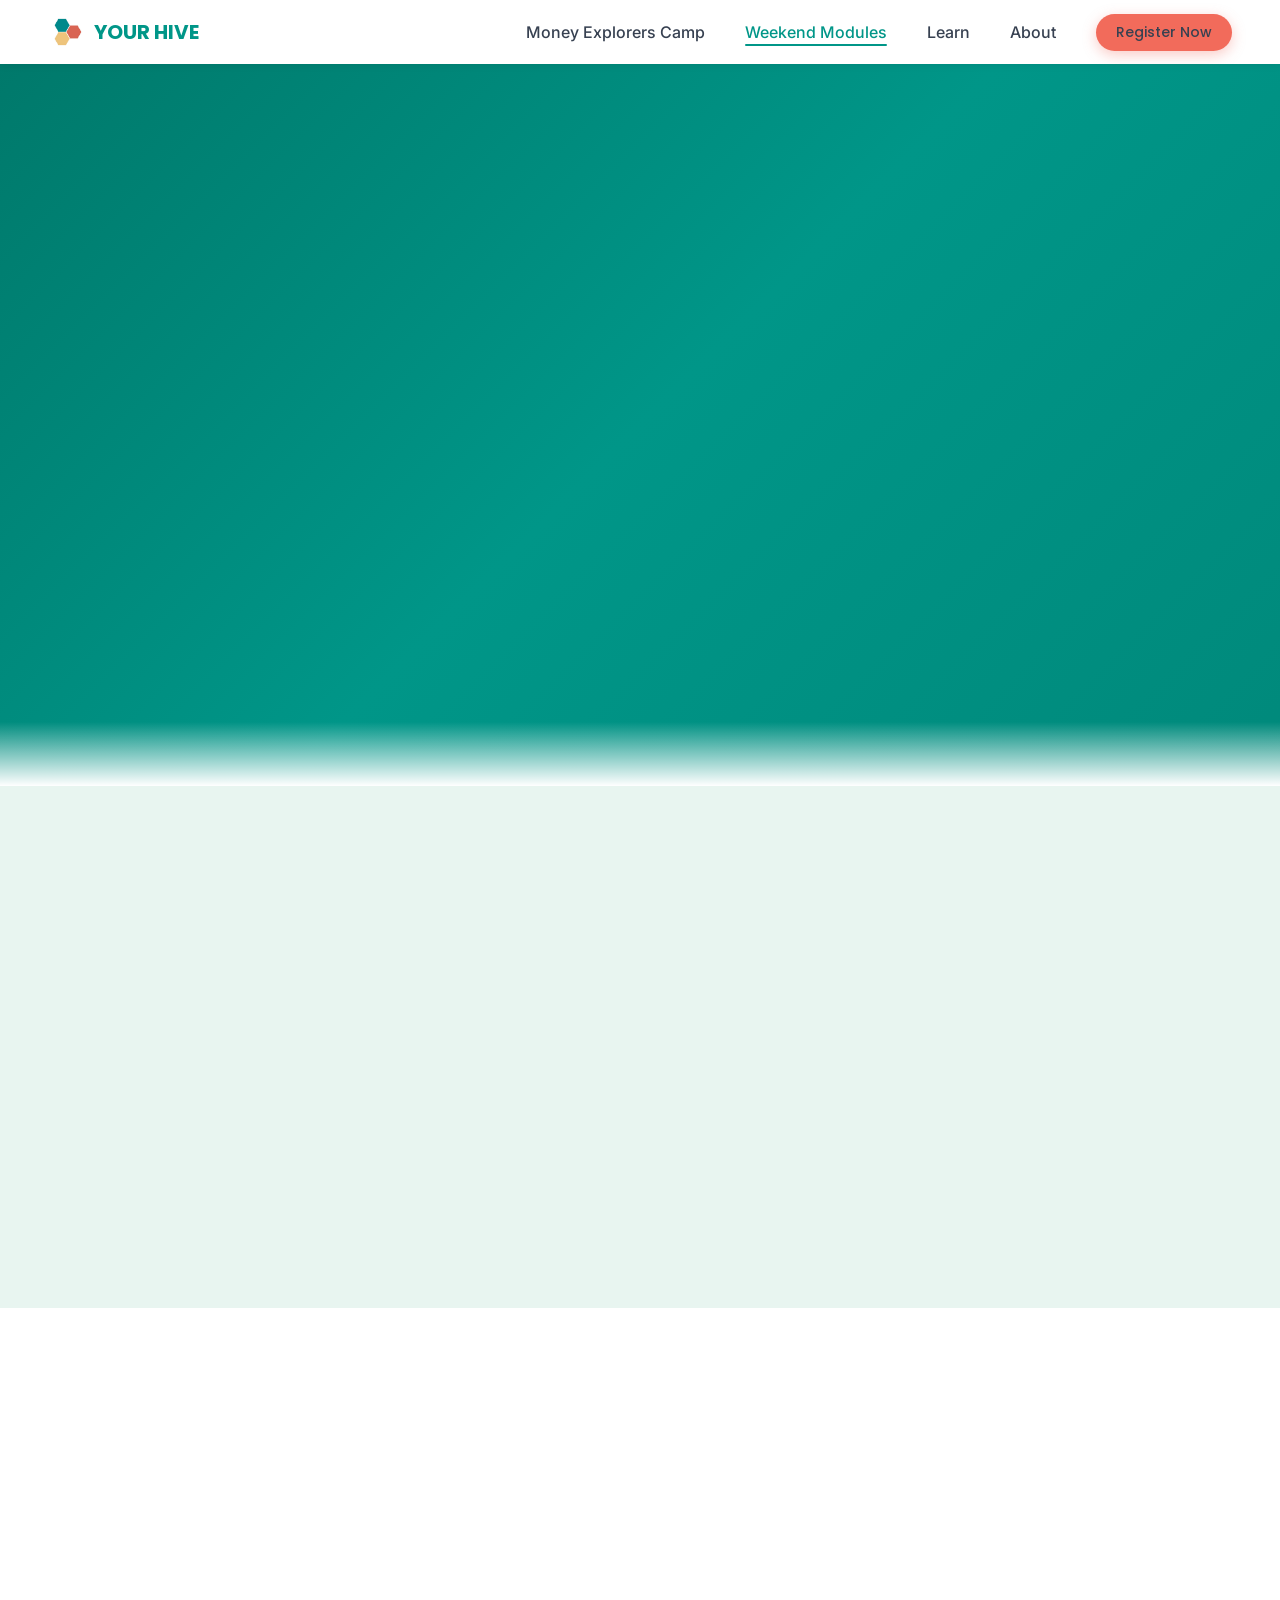
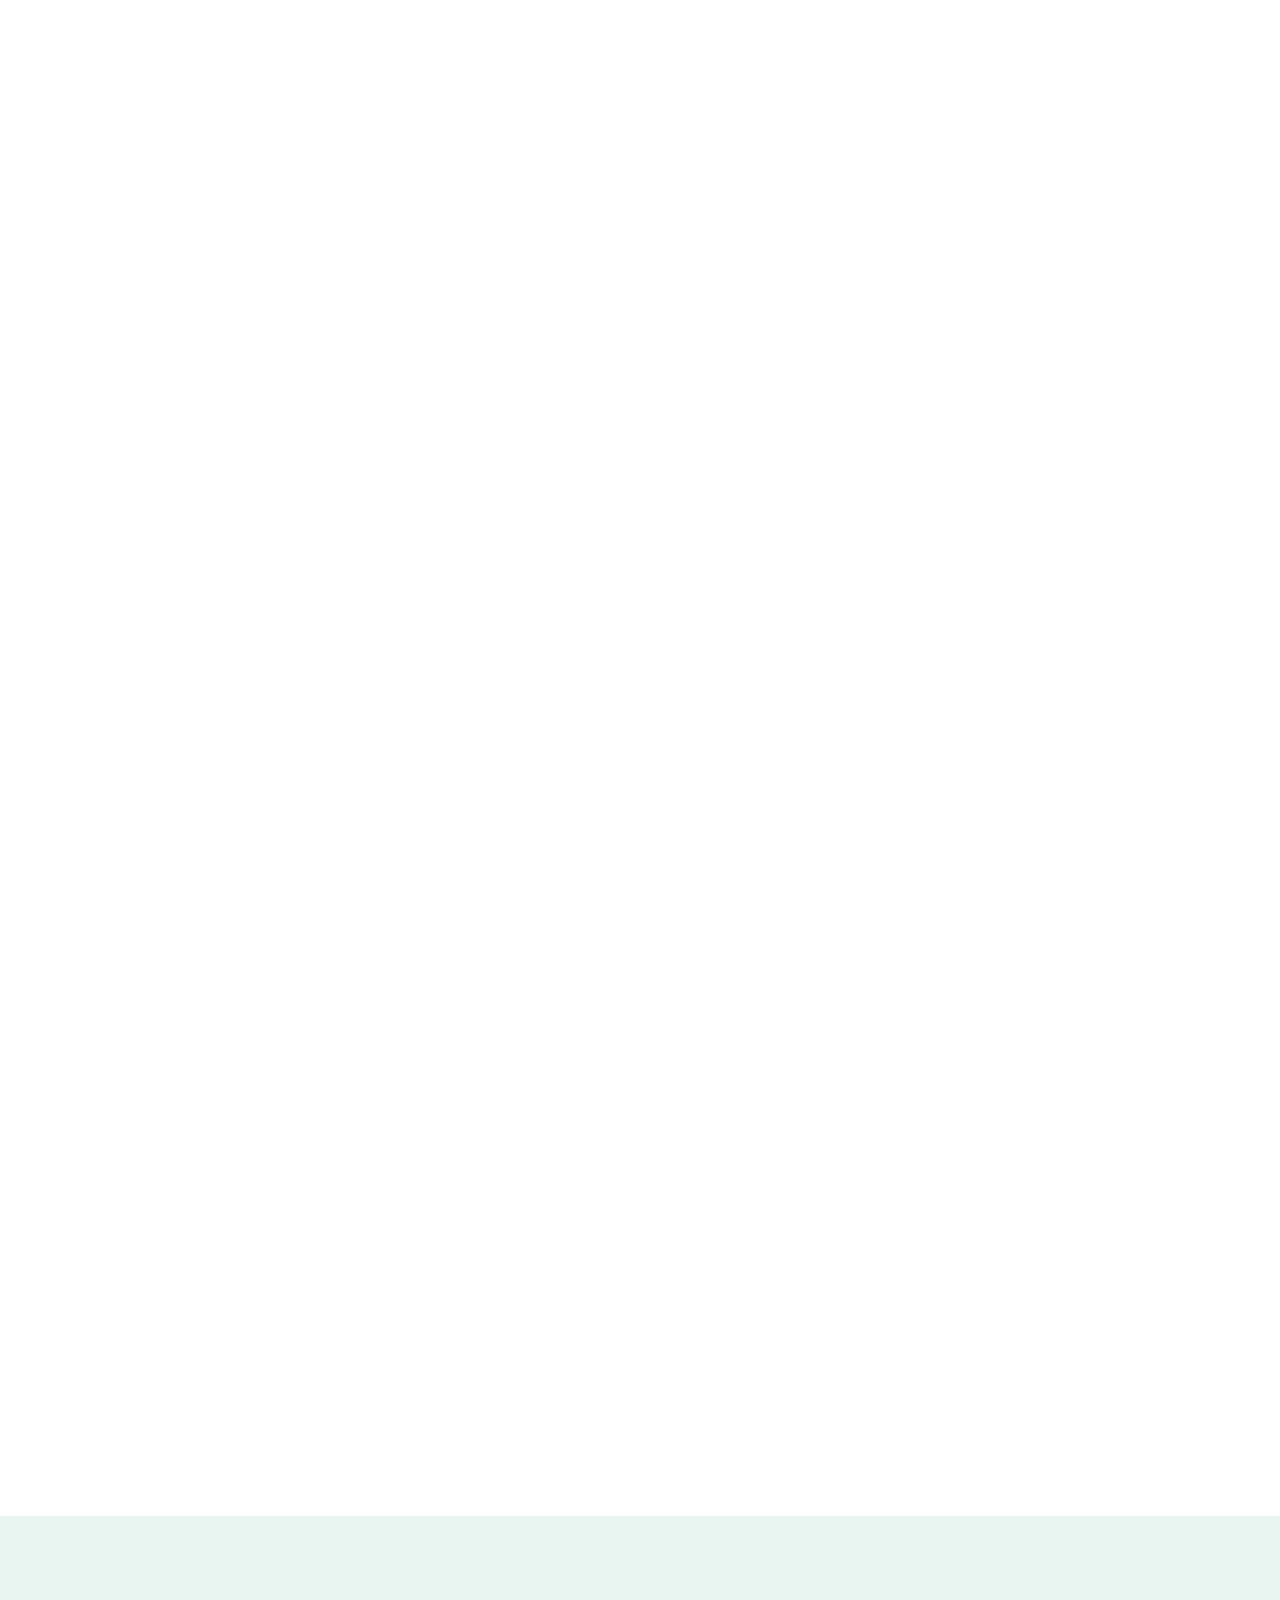
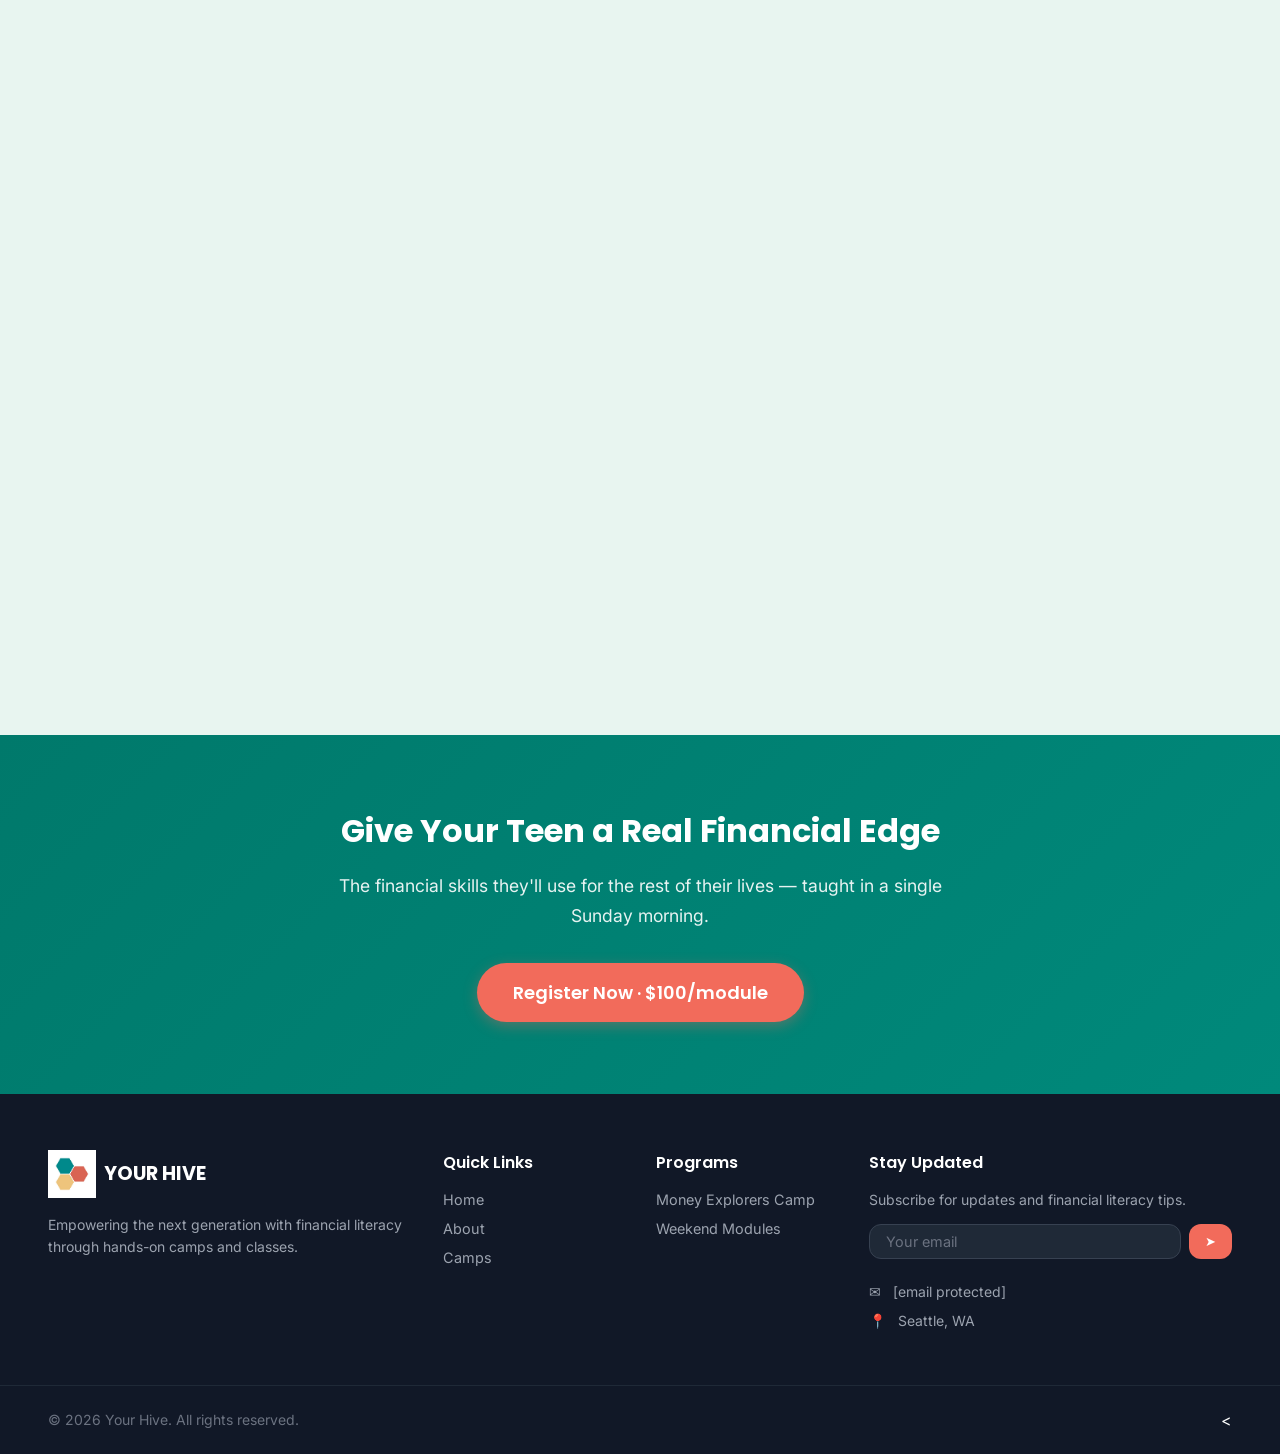
<file: weekend-modules (1).html>
<!DOCTYPE html>
<html lang="en" data-page="modules">
<head>
  <meta charset="UTF-8">
  <meta name="viewport" content="width=device-width, initial-scale=1.0">
  <title>Weekend Modules — Your Hive | Teen Financial Literacy</title>
  <meta name="description" content="8 weekend modules teaching teens ages 14–18 the financial skills schools don't — budgeting, credit, taxes, investing, and more. Earn a Certificate of Financial Literacy.">
  <link rel="stylesheet" href="styles.css">
</head>
<body>

<nav class="navbar">
  <div class="container navbar-inner">
    <a href="index.html" class="navbar-logo">
      <img src="assets/Hive Logo White.png" alt="Your Hive" >
      <span>YOUR HIVE</span>
    </a>
    <div class="navbar-nav">
      <a href="index.html" class="nav-home">Money Explorers Camp</a>
      <a href="weekend-modules.html" class="nav-modules active">Weekend Modules</a>
      <a href="learn.html" class="nav-learn">Learn</a>
      <a href="about.html" class="nav-about">About</a>
      <a href="https://buy.stripe.com/fZu3cwgFS8vI4nkaQu2oE09" target="_blank" class="btn btn-primary btn-sm">Register Now</a>
    </div>
  </div>
</nav>

<!-- HERO -->
<section class="hero">
  <div class="container">
    <div class="hero-content reveal">
      <div class="hero-badges">
        <span class="hero-badge">Ages 14–18</span>
        <span class="hero-badge">Grades 8–12</span>
        <span class="hero-badge">Sundays in May 2026</span>
      </div>
      <h1>Master the Hidden Curriculum of Adulthood</h1>
      <p>8 weekend modules teaching teens the financial skills schools don't — budgeting, credit, taxes, investing, and more. Complete all 8 and earn a Certificate of Financial Literacy.</p>
      <div class="hero-ctas">
        <a href="https://buy.stripe.com/fZu3cwgFS8vI4nkaQu2oE09" target="_blank" class="btn btn-primary btn-lg">Register Now</a>
        <a href="#modules" class="btn btn-white btn-lg">View Modules</a>
      </div>
      <div class="hero-stats">
        <div><div class="hero-stat-value">$100</div><div class="hero-stat-label">Per Module</div></div>
        <div><div class="hero-stat-value">8</div><div class="hero-stat-label">Modules Available</div></div>
        <div><div class="hero-stat-value">5.0 ★</div><div class="hero-stat-label">Rating (6 reviews)</div></div>
      </div>
    </div>
  </div>
</section>

<!-- HOW IT WORKS -->
<section class="section bg-mint">
  <div class="container">
    <h2 class="heading-2 text-center mb-4 reveal" style="color:var(--teal)">How the Program Works</h2>
    <p class="text-body text-center max-w-2xl mx-auto mb-12 reveal">Flexible, self-paced, and built for real life. Take what you need, when you need it.</p>
    <div class="steps-grid">
      <div class="step reveal">
        <div class="step-icon-wrap"><div class="step-icon">📖</div><span class="step-num">1</span></div>
        <div class="step-title">Start with Module 1</div>
        <p class="step-desc">Money Systems 101 is the required foundation for all other modules. Offered every Sunday in May.</p>
      </div>
      <div class="step reveal delay-1">
        <div class="step-icon-wrap"><div class="step-icon">📅</div><span class="step-num">2</span></div>
        <div class="step-title">Pick Your Modules</div>
        <p class="step-desc">Choose individual modules that fit your goals, or sign up for all 8 to earn the full certification.</p>
      </div>
      <div class="step reveal delay-2">
        <div class="step-icon-wrap"><div class="step-icon">👥</div><span class="step-num">3</span></div>
        <div class="step-title">Attend on Sundays</div>
        <p class="step-desc">Each module is a single 2-hour Sunday session at our Learning Lab in Seattle.</p>
      </div>
      <div class="step reveal delay-3">
        <div class="step-icon-wrap"><div class="step-icon">🏆</div><span class="step-num">4</span></div>
        <div class="step-title">Earn Your Certificate</div>
        <p class="step-desc">Complete all 8 modules and pass the proctored exam to receive your Certificate of Financial Literacy.</p>
      </div>
    </div>
  </div>
</section>

<!-- CERTIFICATION CALLOUT -->
<div class="callout-banner reveal">
  <div class="container callout-inner">
    <div style="display:flex;align-items:center;gap:1.25rem;">
      <div class="callout-icon">🏆</div>
      <div class="callout-text">
        <h3>Certificate of Financial Literacy</h3>
        <p>Complete all 8 modules → pass the 25-question proctored exam → earn a digital &amp; physical credential for college apps and resumes.</p>
      </div>
    </div>
    <a href="https://buy.stripe.com/fZu3cwgFS8vI4nkaQu2oE09" target="_blank" class="btn btn-white btn-lg">Register Now</a>
  </div>
</div>

<!-- MODULES GRID -->
<section id="modules" class="section bg-white">
  <div class="container">
    <h2 class="heading-2 text-center mb-4 reveal" style="color:var(--teal)">The 8-Module Curriculum</h2>
    <p class="text-body text-center max-w-2xl mx-auto mb-4 reveal">Each module is a standalone 2-hour Sunday session. Module 1 is a prerequisite for all others.</p>
    <div class="text-center mb-12 reveal">
      <span class="location-tag" style="margin-bottom:0;">📍 Learning Lab · 2846 NW 69th St, Seattle WA · Sundays in May 2026</span>
    </div>

    <div class="grid-2">

      <!-- MODULE 1 -->
      <div class="module-card reveal">
        <div class="module-card-header">
          <div class="module-card-top">
            <div class="module-icon teal">💰</div>
            <div class="module-meta">
              <div class="module-num">Module 1</div>
              <div class="module-badges"><span class="badge badge-gray">Foundation — Required First</span></div>
              <div class="module-title">Money Systems – 101 Basic</div>
              <div class="module-subtitle">The foundation. Required before all other modules.</div>
            </div>
            <div class="module-price"><div class="module-price-val">$100</div><div class="module-price-label">per module</div></div>
          </div>
          <button class="module-toggle"><span>View curriculum</span> <span class="toggle-icon">▼</span></button>
        </div>
        <div class="module-curriculum">
          <ul class="curriculum-list">
            <li class="curriculum-item"><span class="curriculum-check">✓</span><div><span class="curriculum-name">Barter & The Need for Money: </span><span class="curriculum-desc">Why trading a goat for a shovel led to universally accepted objects like shells, salt, and stamped metal.</span></div></li>
            <li class="curriculum-item"><span class="curriculum-check">✓</span><div><span class="curriculum-name">The Gold Standard Era: </span><span class="curriculum-desc">The rise and fall of systems where currency value was tied to a physical commodity.</span></div></li>
            <li class="curriculum-item"><span class="curriculum-check">✓</span><div><span class="curriculum-name">Fiat Currency Explained: </span><span class="curriculum-desc">The modern system and why its value is based on trust, not gold in a vault.</span></div></li>
            <li class="curriculum-item"><span class="curriculum-check">✓</span><div><span class="curriculum-name">The Digital Frontier: </span><span class="curriculum-desc">Introduction to cryptocurrencies, blockchain, and decentralized money.</span></div></li>
          </ul>
        </div>
        <div class="module-sessions">
          <div class="sessions-label">Available Sessions</div>
          <div class="session-row"><div class="session-info"><span>May 3</span><span>·</span><span>9am – 11am</span></div><a href="https://buy.stripe.com/fZu3cwgFS8vI4nkaQu2oE09?client_reference_id=Module_1_Money_Systems_May3" target="_blank" class="session-register">Register →</a></div>
          <div class="session-row"><div class="session-info"><span>May 10</span><span>·</span><span>9am – 11am</span></div><a href="https://buy.stripe.com/fZu3cwgFS8vI4nkaQu2oE09?client_reference_id=Module_1_Money_Systems_May10" target="_blank" class="session-register">Register →</a></div>
          <div class="session-row"><div class="session-info"><span>May 17</span><span>·</span><span>9am – 11am</span></div><a href="https://buy.stripe.com/fZu3cwgFS8vI4nkaQu2oE09?client_reference_id=Module_1_Money_Systems_May17" target="_blank" class="session-register">Register →</a></div>
          <div class="session-row"><div class="session-info"><span>May 24</span><span>·</span><span>9am – 11am</span></div><a href="https://buy.stripe.com/fZu3cwgFS8vI4nkaQu2oE09?client_reference_id=Module_1_Money_Systems_May24" target="_blank" class="session-register">Register →</a></div>
          <div class="session-row"><div class="session-info"><span>May 31</span><span>·</span><span>9am – 11am</span></div><a href="https://buy.stripe.com/fZu3cwgFS8vI4nkaQu2oE09?client_reference_id=Module_1_Money_Systems_May31" target="_blank" class="session-register">Register →</a></div>
          <p class="session-location">📍 Learning Lab · 2846 NW 69th St, Seattle WA</p>
        </div>
      </div>

      <!-- MODULE 2 -->
      <div class="module-card reveal delay-1">
        <div class="module-card-header">
          <div class="module-card-top">
            <div class="module-icon coral">📋</div>
            <div class="module-meta">
              <div class="module-num">Module 2</div>
              <div class="module-badges"><span class="badge badge-teal">🔒 Requires Module 1</span></div>
              <div class="module-title">The Adult Budgeting Blueprint</div>
              <div class="module-subtitle">Stop wondering where your money went.</div>
            </div>
            <div class="module-price"><div class="module-price-val">$100</div><div class="module-price-label">per module</div></div>
          </div>
          <button class="module-toggle"><span>View curriculum</span> <span class="toggle-icon">▼</span></button>
        </div>
        <div class="module-curriculum">
          <ul class="curriculum-list">
            <li class="curriculum-item"><span class="curriculum-check">✓</span><div><span class="curriculum-name">The Zero-Based Budget: </span><span class="curriculum-desc">Giving every dollar a job so you never overspend.</span></div></li>
            <li class="curriculum-item"><span class="curriculum-check">✓</span><div><span class="curriculum-name">Lifestyle Design: </span><span class="curriculum-desc">Mapping the true cost of living in your dream city.</span></div></li>
            <li class="curriculum-item"><span class="curriculum-check">✓</span><div><span class="curriculum-name">The Safety Net: </span><span class="curriculum-desc">Building an emergency fund that keeps a 'bad day' from becoming a 'bad year.'</span></div></li>
          </ul>
        </div>
        <div class="module-sessions">
          <div class="sessions-label">Available Sessions</div>
          <div class="session-row"><div class="session-info"><span>May 3</span><span>·</span><span>12pm – 2pm</span></div><a href="https://buy.stripe.com/fZu3cwgFS8vI4nkaQu2oE09?client_reference_id=Module_2_Adult_Budgeting_May3" target="_blank" class="session-register">Register →</a></div>
          <p class="session-location">📍 Learning Lab · 2846 NW 69th St, Seattle WA</p>
        </div>
      </div>

      <!-- MODULE 3 -->
      <div class="module-card reveal">
        <div class="module-card-header">
          <div class="module-card-top">
            <div class="module-icon teal">📈</div>
            <div class="module-meta">
              <div class="module-num">Module 3</div>
              <div class="module-badges"><span class="badge badge-teal">🔒 Requires Module 1</span><span class="badge badge-coral">Required for Modules 4 &amp; 5</span></div>
              <div class="module-title">Wealth & The Power of Time</div>
              <div class="module-subtitle">You don't need to be a math genius to get rich — just a head start.</div>
            </div>
            <div class="module-price"><div class="module-price-val">$100</div><div class="module-price-label">per module</div></div>
          </div>
          <button class="module-toggle"><span>View curriculum</span> <span class="toggle-icon">▼</span></button>
        </div>
        <div class="module-curriculum">
          <ul class="curriculum-list">
            <li class="curriculum-item"><span class="curriculum-check">✓</span><div><span class="curriculum-name">Compound Interest: </span><span class="curriculum-desc">The 'Eighth Wonder of the World' explained.</span></div></li>
            <li class="curriculum-item"><span class="curriculum-check">✓</span><div><span class="curriculum-name">The Starter Pack: </span><span class="curriculum-desc">Introduction to ETFs, Roth IRAs, and 401ks.</span></div></li>
            <li class="curriculum-item"><span class="curriculum-check">✓</span><div><span class="curriculum-name">Red Flags: </span><span class="curriculum-desc">How to spot 'get rich quick' scams and crypto-traps.</span></div></li>
          </ul>
        </div>
        <div class="module-sessions">
          <div class="sessions-label">Available Sessions</div>
          <div class="session-row"><div class="session-info"><span>May 10</span><span>·</span><span>12pm – 2pm</span></div><a href="https://buy.stripe.com/fZu3cwgFS8vI4nkaQu2oE09?client_reference_id=Module_3_Wealth_and_Time_May10" target="_blank" class="session-register">Register →</a></div>
          <p class="session-location">📍 Learning Lab · 2846 NW 69th St, Seattle WA</p>
        </div>
      </div>

      <!-- MODULE 4 -->
      <div class="module-card reveal delay-1">
        <div class="module-card-header">
          <div class="module-card-top">
            <div class="module-icon coral">⭐</div>
            <div class="module-meta">
              <div class="module-num">Module 4</div>
              <div class="module-badges"><span class="badge badge-teal">🔒 Requires Module 1</span></div>
              <div class="module-title">Mastering the Credit Game</div>
              <div class="module-subtitle">Your credit score is your 'Adult GPA.'</div>
            </div>
            <div class="module-price"><div class="module-price-val">$100</div><div class="module-price-label">per module</div></div>
          </div>
          <button class="module-toggle"><span>View curriculum</span> <span class="toggle-icon">▼</span></button>
        </div>
        <div class="module-curriculum">
          <ul class="curriculum-list">
            <li class="curriculum-item"><span class="curriculum-check">✓</span><div><span class="curriculum-name">Credit Cards 101: </span><span class="curriculum-desc">How to use a card for the perks without paying a cent in interest.</span></div></li>
            <li class="curriculum-item"><span class="curriculum-check">✓</span><div><span class="curriculum-name">The 700 Club: </span><span class="curriculum-desc">The 5 factors that determine your score and how to optimize them.</span></div></li>
            <li class="curriculum-item"><span class="curriculum-check">✓</span><div><span class="curriculum-name">Debt Recovery: </span><span class="curriculum-desc">What to do if you ever find yourself underwater.</span></div></li>
          </ul>
        </div>
        <div class="module-sessions">
          <div class="sessions-label">Available Sessions</div>
          <div class="session-row"><div class="session-info"><span>May 17</span><span>·</span><span>12pm – 2pm</span></div><a href="https://buy.stripe.com/fZu3cwgFS8vI4nkaQu2oE09?client_reference_id=Module_4_Credit_Game_May17" target="_blank" class="session-register">Register →</a></div>
          <p class="session-location">📍 Learning Lab · 2846 NW 69th St, Seattle WA</p>
        </div>
      </div>

      <!-- MODULE 5 -->
      <div class="module-card reveal">
        <div class="module-card-header">
          <div class="module-card-top">
            <div class="module-icon teal">📄</div>
            <div class="module-meta">
              <div class="module-num">Module 5</div>
              <div class="module-badges"><span class="badge badge-teal">🔒 Requires Module 1</span></div>
              <div class="module-title">Taxes, Paychecks, & Paperwork</div>
              <div class="module-subtitle">Your first paycheck can be a shock. We fix that.</div>
            </div>
            <div class="module-price"><div class="module-price-val">$100</div><div class="module-price-label">per module</div></div>
          </div>
          <button class="module-toggle"><span>View curriculum</span> <span class="toggle-icon">▼</span></button>
        </div>
        <div class="module-curriculum">
          <ul class="curriculum-list">
            <li class="curriculum-item"><span class="curriculum-check">✓</span><div><span class="curriculum-name">Gross vs. Net: </span><span class="curriculum-desc">Understanding what actually hits your bank account.</span></div></li>
            <li class="curriculum-item"><span class="curriculum-check">✓</span><div><span class="curriculum-name">Decoding the W-2: </span><span class="curriculum-desc">What those boxes mean and how to file your first return.</span></div></li>
            <li class="curriculum-item"><span class="curriculum-check">✓</span><div><span class="curriculum-name">The 'Adulting' Forms: </span><span class="curriculum-desc">Handling W-4s and 1099s with confidence.</span></div></li>
          </ul>
        </div>
        <div class="module-sessions">
          <div class="sessions-label">Available Sessions</div>
          <div class="session-row"><div class="session-info"><span>May 24</span><span>·</span><span>12pm – 2pm</span></div><a href="https://buy.stripe.com/fZu3cwgFS8vI4nkaQu2oE09?client_reference_id=Module_5_Taxes_Paychecks_May24" target="_blank" class="session-register">Register →</a></div>
          <p class="session-location">📍 Learning Lab · 2846 NW 69th St, Seattle WA</p>
        </div>
      </div>

      <!-- MODULE 6 -->
      <div class="module-card reveal delay-1">
        <div class="module-card-header">
          <div class="module-card-top">
            <div class="module-icon coral">🛡️</div>
            <div class="module-meta">
              <div class="module-num">Module 6</div>
              <div class="module-badges"><span class="badge badge-teal">🔒 Requires Module 1</span></div>
              <div class="module-title">The Insurance Shield</div>
              <div class="module-subtitle">One accident shouldn't wipe out your savings.</div>
            </div>
            <div class="module-price"><div class="module-price-val">$100</div><div class="module-price-label">per module</div></div>
          </div>
          <button class="module-toggle"><span>View curriculum</span> <span class="toggle-icon">▼</span></button>
        </div>
        <div class="module-curriculum">
          <ul class="curriculum-list">
            <li class="curriculum-item"><span class="curriculum-check">✓</span><div><span class="curriculum-name">Health Insurance Lingo: </span><span class="curriculum-desc">Premiums, deductibles, and co-pays made simple.</span></div></li>
            <li class="curriculum-item"><span class="curriculum-check">✓</span><div><span class="curriculum-name">Auto & Renters: </span><span class="curriculum-desc">Why you need them and how to get the best rates.</span></div></li>
            <li class="curriculum-item"><span class="curriculum-check">✓</span><div><span class="curriculum-name">Risk Management: </span><span class="curriculum-desc">Knowing when to buy insurance and when to 'self-insure.'</span></div></li>
          </ul>
        </div>
        <div class="module-sessions">
          <div class="sessions-label">Available Sessions</div>
          <div class="session-row"><div class="session-info"><span>May 31</span><span>·</span><span>12pm – 2pm</span></div><a href="https://buy.stripe.com/fZu3cwgFS8vI4nkaQu2oE09?client_reference_id=Module_6_Insurance_Shield_May31" target="_blank" class="session-register">Register →</a></div>
          <p class="session-location">📍 Learning Lab · 2846 NW 69th St, Seattle WA</p>
        </div>
      </div>

      <!-- MODULE 7 -->
      <div class="module-card reveal">
        <div class="module-card-header">
          <div class="module-card-top">
            <div class="module-icon teal">📚</div>
            <div class="module-meta">
              <div class="module-num">Module 7</div>
              <div class="module-badges"><span class="badge badge-teal">🔒 Requires Module 1</span></div>
              <div class="module-title">The Student Loan Reality</div>
              <div class="module-subtitle">Before you sign for tens of thousands of dollars, understand the math.</div>
            </div>
            <div class="module-price"><div class="module-price-val">$100</div><div class="module-price-label">per module</div></div>
          </div>
          <button class="module-toggle"><span>View curriculum</span> <span class="toggle-icon">▼</span></button>
        </div>
        <div class="module-curriculum">
          <ul class="curriculum-list">
            <li class="curriculum-item"><span class="curriculum-check">✓</span><div><span class="curriculum-name">Subsidized vs. Unsubsidized: </span><span class="curriculum-desc">Knowing which loans cost you more while you're in class.</span></div></li>
            <li class="curriculum-item"><span class="curriculum-check">✓</span><div><span class="curriculum-name">The Interest Trap: </span><span class="curriculum-desc">How 'capitalized interest' can make your balance explode.</span></div></li>
            <li class="curriculum-item"><span class="curriculum-check">✓</span><div><span class="curriculum-name">Repayment Maps: </span><span class="curriculum-desc">Comparing standard, income-driven, and graduated plans.</span></div></li>
          </ul>
        </div>
        <div class="module-sessions"><p style="font-size:0.875rem;color:var(--gray-400);font-style:italic;">Session dates coming soon</p></div>
      </div>

      <!-- MODULE 8 -->
      <div class="module-card reveal delay-1">
        <div class="module-card-header">
          <div class="module-card-top">
            <div class="module-icon coral">🏆</div>
            <div class="module-meta">
              <div class="module-num">Module 8</div>
              <div class="module-badges"><span class="badge badge-teal">🔒 Requires All Modules</span></div>
              <div class="module-title">Final Review & Proctored Certification</div>
              <div class="module-subtitle">Put your knowledge to the test and earn your certificate.</div>
            </div>
            <div class="module-price"><div class="module-price-val">$100</div><div class="module-price-label">per module</div></div>
          </div>
          <button class="module-toggle"><span>View curriculum</span> <span class="toggle-icon">▼</span></button>
        </div>
        <div class="module-curriculum">
          <ul class="curriculum-list">
            <li class="curriculum-item"><span class="curriculum-check">✓</span><div><span class="curriculum-name">The Mastery Exam: </span><span class="curriculum-desc">A 25-question practical assessment covering real-world scenarios.</span></div></li>
            <li class="curriculum-item"><span class="curriculum-check">✓</span><div><span class="curriculum-name">The Certificate: </span><span class="curriculum-desc">A digital and physical credential to include on college applications or job resumes.</span></div></li>
          </ul>
        </div>
        <div class="module-sessions"><p style="font-size:0.875rem;color:var(--gray-400);font-style:italic;">Session dates coming soon</p></div>
      </div>

    </div>
  </div>
</section>

<!-- FAQ -->
<section class="section bg-mint">
  <div class="container">
    <div style="max-width:720px;margin:0 auto;">
      <h2 class="heading-2 text-center mb-4 reveal" style="color:var(--teal)">Frequently Asked Questions</h2>
      <p class="text-body text-center mb-10 reveal">Everything you need to know about the Weekend Modules.</p>
      <div class="accordion reveal">
        <div class="accordion-item"><button class="accordion-trigger open">Who is this program for? <span class="icon">▼</span></button><div class="accordion-body open"><div class="accordion-content">The Weekend Modules are designed for students ages 14–18 (grades 8–12). The curriculum tackles real adult financial situations in a way that's relevant and digestible for teens preparing for independence.</div></div></div>
        <div class="accordion-item"><button class="accordion-trigger">Do I have to take all the modules? <span class="icon">▼</span></button><div class="accordion-body"><div class="accordion-content">No — you can take individual modules that interest you. However, Module 1 (Money Systems 101) is a prerequisite for all other modules. Module 3 is also required before taking Modules 4 and 5.</div></div></div>
        <div class="accordion-item"><button class="accordion-trigger">What do I get if I complete all 8 modules? <span class="icon">▼</span></button><div class="accordion-body"><div class="accordion-content">Students who complete all 8 modules will sit a 25-question proctored exam. Those who pass receive a Certificate of Financial Literacy — a credential you can include on college applications or a résumé.</div></div></div>
        <div class="accordion-item"><button class="accordion-trigger">Where are sessions held? <span class="icon">▼</span></button><div class="accordion-body"><div class="accordion-content">All sessions take place at the Learning Lab at 2846 NW 69th St, Seattle, WA.</div></div></div>
        <div class="accordion-item"><button class="accordion-trigger">How much does each module cost? <span class="icon">▼</span></button><div class="accordion-body"><div class="accordion-content">Each module is $100. You pay per module, so you're only charged for what you sign up for.</div></div></div>
        <div class="accordion-item"><button class="accordion-trigger">When does registration open? <span class="icon">▼</span></button><div class="accordion-body"><div class="accordion-content">Module 1 registration opens March 8, 2026 at 12pm PDT. Registration for Modules 2–7 opens March 9, 2026 at 12pm PDT.</div></div></div>
      </div>
    </div>
  </div>
</section>

<!-- FINAL CTA -->
<section class="final-cta">
  <div class="container">
    <h2>Give Your Teen a Real Financial Edge</h2>
    <p>The financial skills they'll use for the rest of their lives — taught in a single Sunday morning.</p>
    <a href="https://buy.stripe.com/fZu3cwgFS8vI4nkaQu2oE09" target="_blank" class="btn btn-primary btn-lg">Register Now · $100/module</a>
  </div>
</section>

<!-- FOOTER -->
<footer>
  <div class="footer-main"><div class="container"><div class="footer-grid">
    <div><div class="footer-brand-logo"><img src="assets/Hive Logo White.png" alt="Your Hive"><span>YOUR HIVE</span></div><p class="footer-brand-desc">Empowering the next generation with financial literacy through hands-on camps and classes.</p></div>
    <div><h4 class="footer-heading">Quick Links</h4><nav class="footer-links"><a href="index.html">Home</a><a href="about.html">About</a><a href="index.html">Camps</a></nav></div>
    <div><h4 class="footer-heading">Programs</h4><nav class="footer-links"><a href="index.html">Money Explorers Camp</a><a href="weekend-modules.html">Weekend Modules</a></nav></div>
    <div id="subscribe"><h4 class="footer-heading">Stay Updated</h4><p style="color:var(--gray-400);font-size:0.875rem;margin-bottom:1rem;">Subscribe for updates and financial literacy tips.</p><form id="subscribe-form" class="footer-subscribe"><input type="email" id="subscribe-email" placeholder="Your email" required><button type="submit" class="footer-subscribe-btn">➤</button></form><p id="subscribe-msg" style="font-size:0.85rem;margin-top:0.5rem;"></p><div class="footer-contact"><div class="footer-contact-item"><span>✉</span><a href="/cdn-cgi/l/email-protection#d5a6b4acbdb0b9b9ba95acbaa0a7f8bdbca3b0fbb6bab8" style="color:var(--gray-400)"><span class="__cf_email__" data-cfemail="2655475f4e434a4a49665f4953540b4e4f50430845494b">[email&#160;protected]</span></a></div><div class="footer-contact-item"><span>📍</span><span>Seattle, WA</span></div></div></div>
  </div></div></div>
  <div class="footer-bottom"><div class="container footer-bottom-inner"><p class="footer-copy">&copy; 2026 Your Hive. All rights reserved.</p><div class="footer-legal"><
</file>
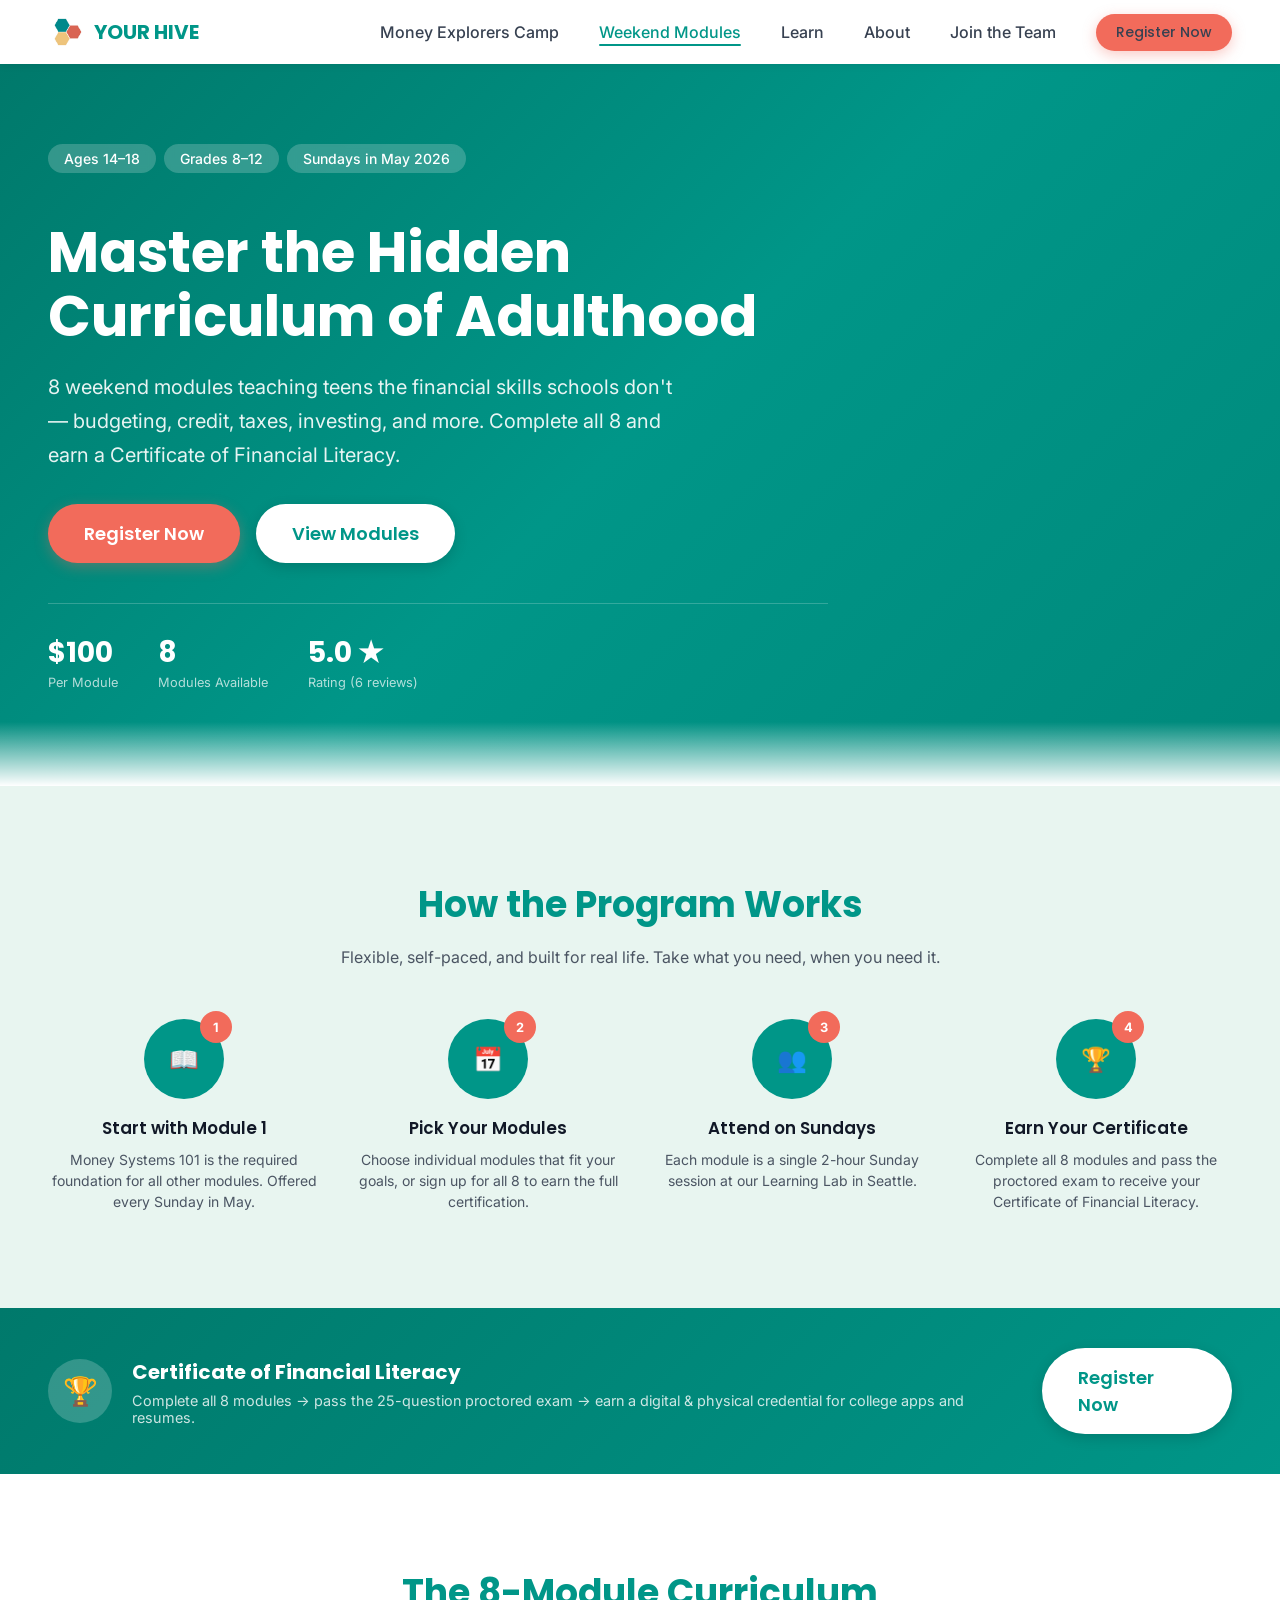
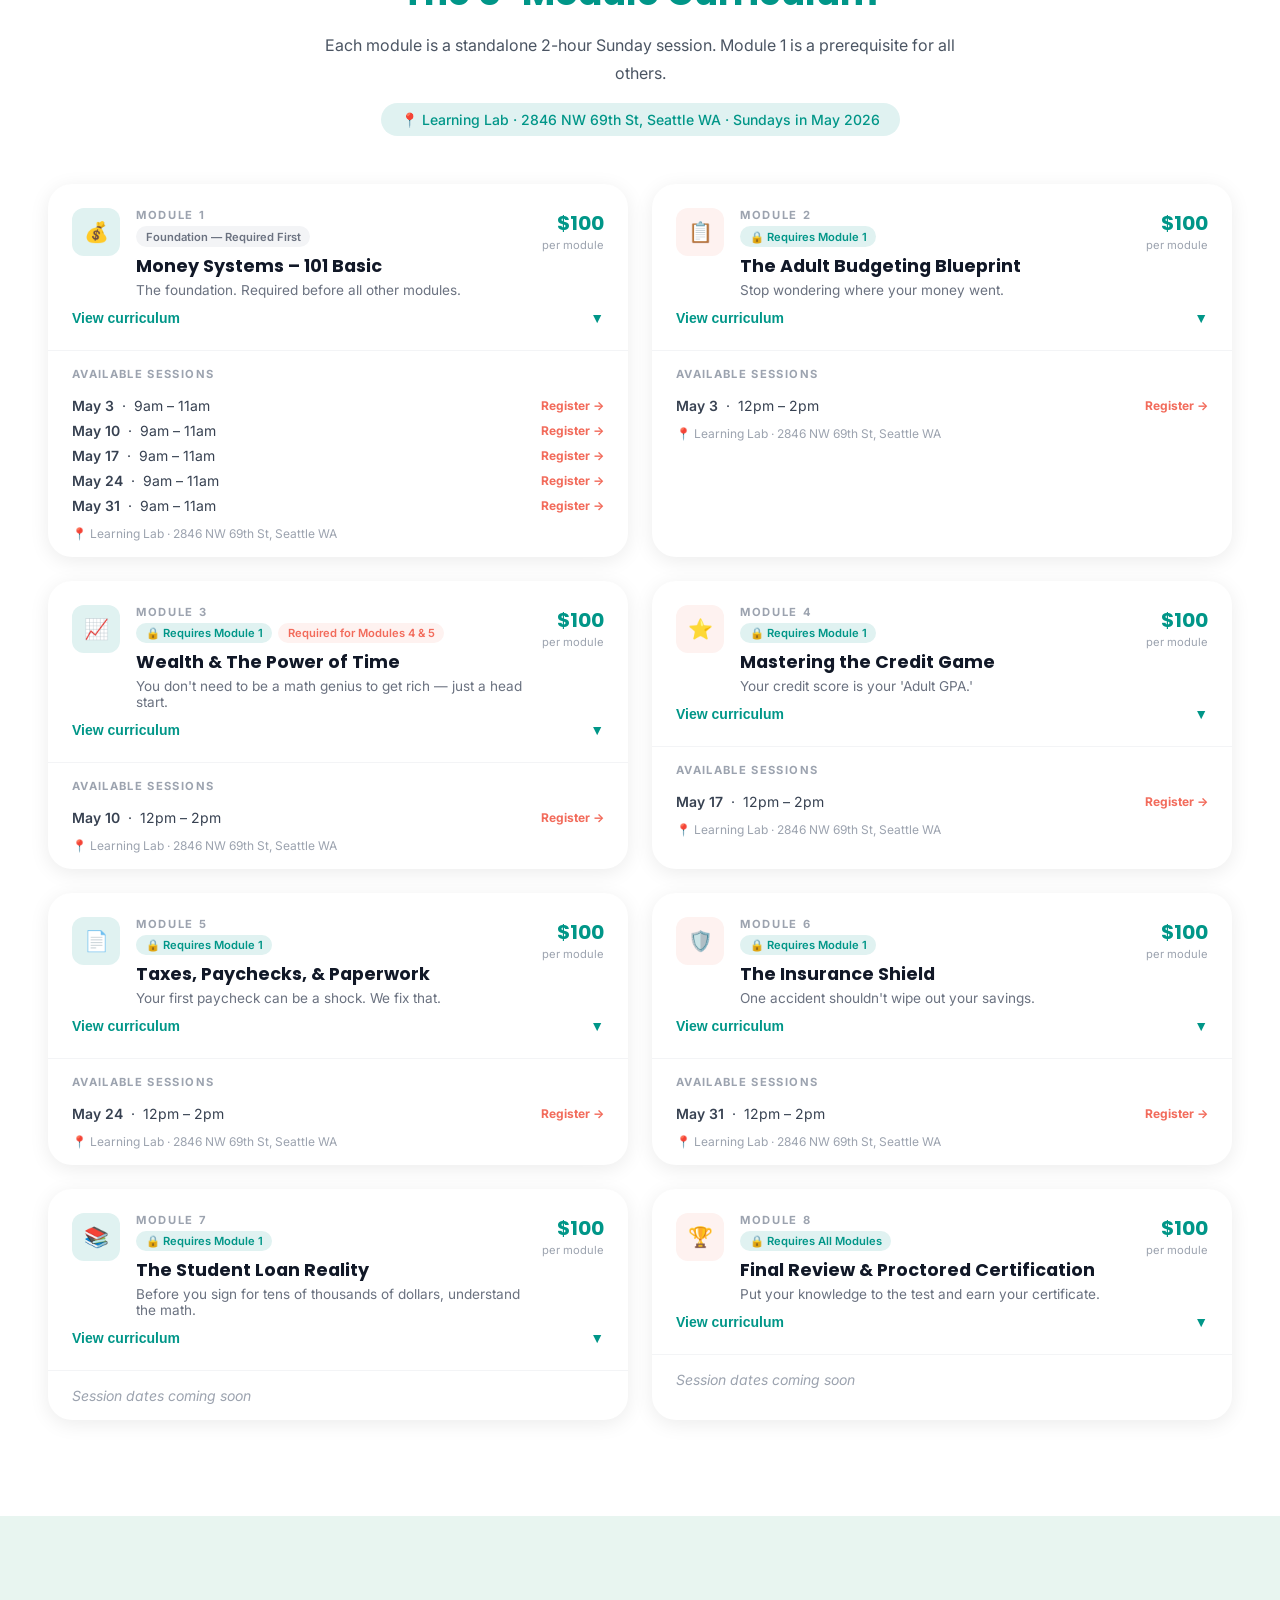
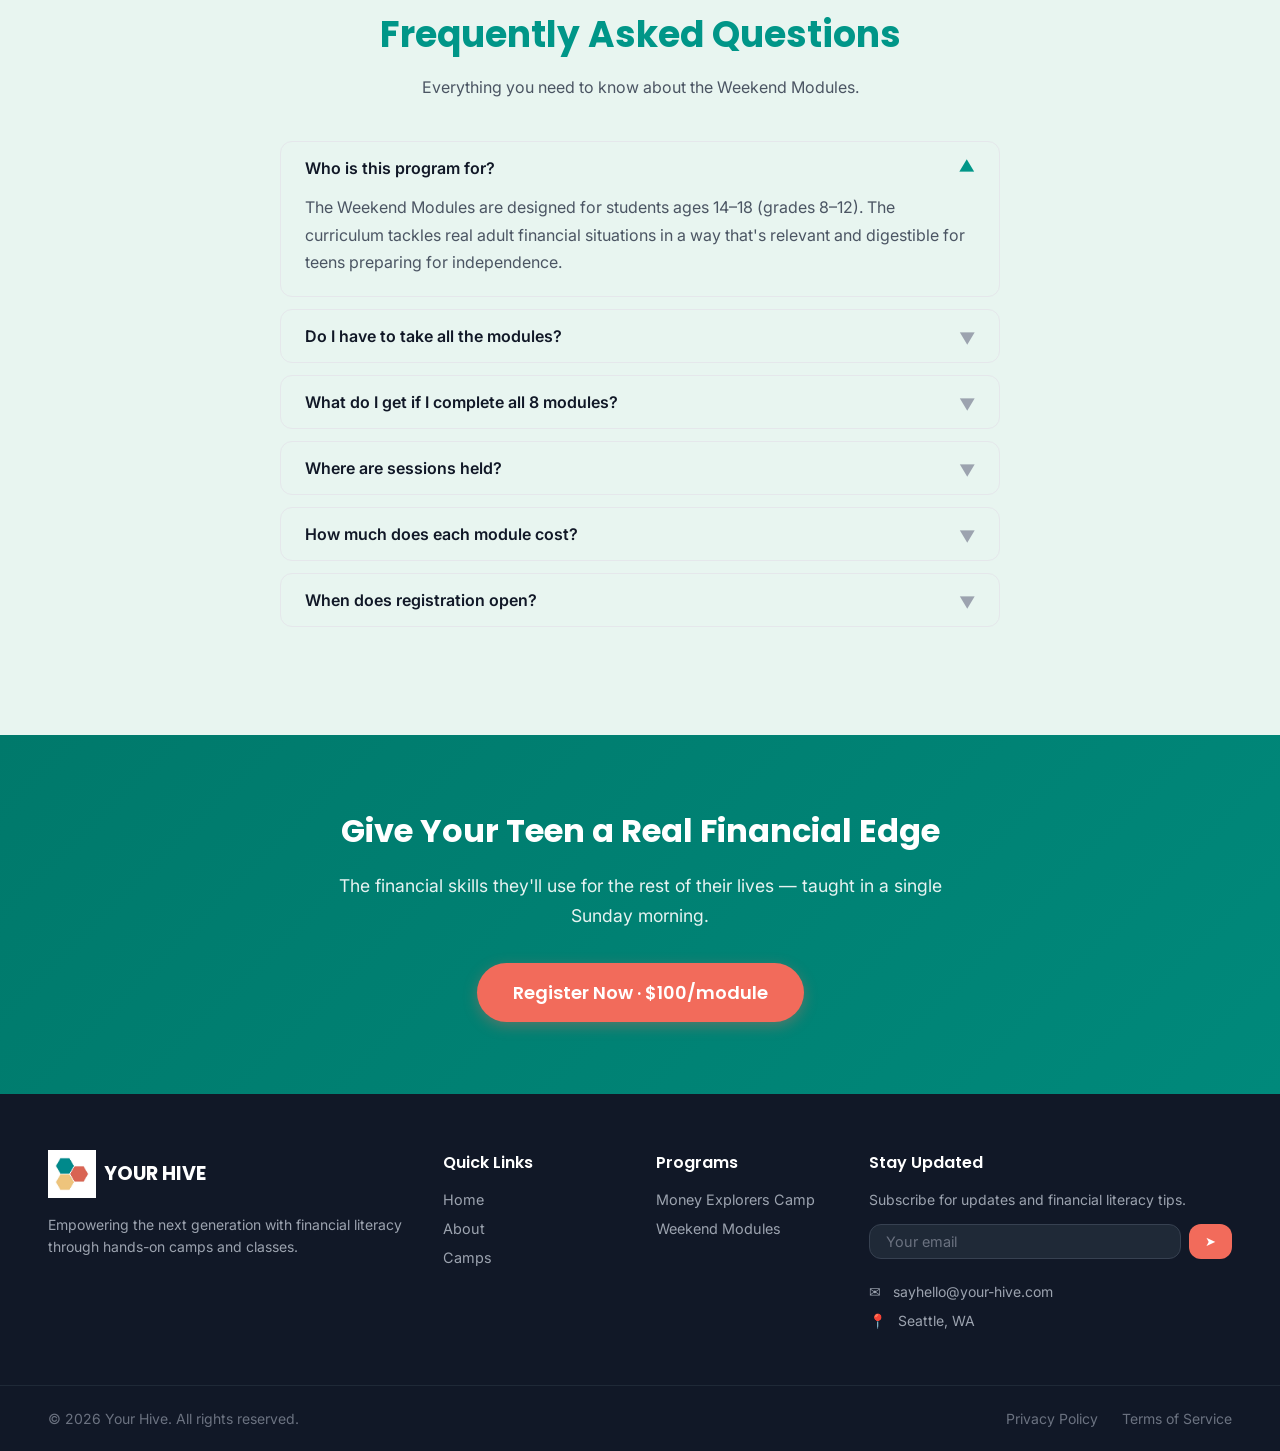
<file: weekend-modules.html>
<!DOCTYPE html>
<html lang="en" data-page="modules">
<head>
  <meta charset="UTF-8">
  <meta name="viewport" content="width=device-width, initial-scale=1.0">
  <title>Weekend Modules — Your Hive | Teen Financial Literacy</title>
  <meta name="description" content="8 weekend modules teaching teens ages 14–18 the financial skills schools don't — budgeting, credit, taxes, investing, and more. Earn a Certificate of Financial Literacy.">
  <link rel="stylesheet" href="styles.css">
</head>
<body>

<nav class="navbar">
  <div class="container navbar-inner">
    <a href="index.html" class="navbar-logo">
      <img src="assets/Hive Logo White.png" alt="Your Hive" >
      <span>YOUR HIVE</span>
    </a>
    <div class="navbar-nav">
      <a href="index.html" class="nav-home">Money Explorers Camp</a>
      <a href="weekend-modules.html" class="nav-modules active">Weekend Modules</a>
      <a href="learn.html" class="nav-learn">Learn</a>
      <a href="about.html" class="nav-about">About</a>
      <a href="join-team.html" class="nav-join">Join the Team</a>
      <a href="https://buy.stripe.com/fZu3cwgFS8vI4nkaQu2oE09" target="_blank" class="btn btn-primary btn-sm">Register Now</a>
    </div>
  </div>
</nav>

<!-- HERO -->
<section class="hero">
  <div class="container">
    <div class="hero-content reveal">
      <div class="hero-badges">
        <span class="hero-badge">Ages 14–18</span>
        <span class="hero-badge">Grades 8–12</span>
        <span class="hero-badge">Sundays in May 2026</span>
      </div>
      <h1>Master the Hidden Curriculum of Adulthood</h1>
      <p>8 weekend modules teaching teens the financial skills schools don't — budgeting, credit, taxes, investing, and more. Complete all 8 and earn a Certificate of Financial Literacy.</p>
      <div class="hero-ctas">
        <a href="https://buy.stripe.com/fZu3cwgFS8vI4nkaQu2oE09" target="_blank" class="btn btn-primary btn-lg">Register Now</a>
        <a href="#modules" class="btn btn-white btn-lg">View Modules</a>
      </div>
      <div class="hero-stats">
        <div><div class="hero-stat-value">$100</div><div class="hero-stat-label">Per Module</div></div>
        <div><div class="hero-stat-value">8</div><div class="hero-stat-label">Modules Available</div></div>
        <div><div class="hero-stat-value">5.0 ★</div><div class="hero-stat-label">Rating (6 reviews)</div></div>
      </div>
    </div>
  </div>
</section>

<!-- HOW IT WORKS -->
<section class="section bg-mint">
  <div class="container">
    <h2 class="heading-2 text-center mb-4 reveal" style="color:var(--teal)">How the Program Works</h2>
    <p class="text-body text-center max-w-2xl mx-auto mb-12 reveal">Flexible, self-paced, and built for real life. Take what you need, when you need it.</p>
    <div class="steps-grid">
      <div class="step reveal">
        <div class="step-icon-wrap"><div class="step-icon">📖</div><span class="step-num">1</span></div>
        <div class="step-title">Start with Module 1</div>
        <p class="step-desc">Money Systems 101 is the required foundation for all other modules. Offered every Sunday in May.</p>
      </div>
      <div class="step reveal delay-1">
        <div class="step-icon-wrap"><div class="step-icon">📅</div><span class="step-num">2</span></div>
        <div class="step-title">Pick Your Modules</div>
        <p class="step-desc">Choose individual modules that fit your goals, or sign up for all 8 to earn the full certification.</p>
      </div>
      <div class="step reveal delay-2">
        <div class="step-icon-wrap"><div class="step-icon">👥</div><span class="step-num">3</span></div>
        <div class="step-title">Attend on Sundays</div>
        <p class="step-desc">Each module is a single 2-hour Sunday session at our Learning Lab in Seattle.</p>
      </div>
      <div class="step reveal delay-3">
        <div class="step-icon-wrap"><div class="step-icon">🏆</div><span class="step-num">4</span></div>
        <div class="step-title">Earn Your Certificate</div>
        <p class="step-desc">Complete all 8 modules and pass the proctored exam to receive your Certificate of Financial Literacy.</p>
      </div>
    </div>
  </div>
</section>

<!-- CERTIFICATION CALLOUT -->
<div class="callout-banner reveal">
  <div class="container callout-inner">
    <div style="display:flex;align-items:center;gap:1.25rem;">
      <div class="callout-icon">🏆</div>
      <div class="callout-text">
        <h3>Certificate of Financial Literacy</h3>
        <p>Complete all 8 modules → pass the 25-question proctored exam → earn a digital &amp; physical credential for college apps and resumes.</p>
      </div>
    </div>
    <a href="https://buy.stripe.com/fZu3cwgFS8vI4nkaQu2oE09" target="_blank" class="btn btn-white btn-lg">Register Now</a>
  </div>
</div>

<!-- MODULES GRID -->
<section id="modules" class="section bg-white">
  <div class="container">
    <h2 class="heading-2 text-center mb-4 reveal" style="color:var(--teal)">The 8-Module Curriculum</h2>
    <p class="text-body text-center max-w-2xl mx-auto mb-4 reveal">Each module is a standalone 2-hour Sunday session. Module 1 is a prerequisite for all others.</p>
    <div class="text-center mb-12 reveal">
      <span class="location-tag" style="margin-bottom:0;">📍 Learning Lab · 2846 NW 69th St, Seattle WA · Sundays in May 2026</span>
    </div>

    <div class="grid-2">

      <!-- MODULE 1 -->
      <div class="module-card reveal">
        <div class="module-card-header">
          <div class="module-card-top">
            <div class="module-icon teal">💰</div>
            <div class="module-meta">
              <div class="module-num">Module 1</div>
              <div class="module-badges"><span class="badge badge-gray">Foundation — Required First</span></div>
              <div class="module-title">Money Systems – 101 Basic</div>
              <div class="module-subtitle">The foundation. Required before all other modules.</div>
            </div>
            <div class="module-price"><div class="module-price-val">$100</div><div class="module-price-label">per module</div></div>
          </div>
          <button class="module-toggle"><span>View curriculum</span> <span class="toggle-icon">▼</span></button>
        </div>
        <div class="module-curriculum">
          <ul class="curriculum-list">
            <li class="curriculum-item"><span class="curriculum-check">✓</span><div><span class="curriculum-name">Barter & The Need for Money: </span><span class="curriculum-desc">Why trading a goat for a shovel led to universally accepted objects like shells, salt, and stamped metal.</span></div></li>
            <li class="curriculum-item"><span class="curriculum-check">✓</span><div><span class="curriculum-name">The Gold Standard Era: </span><span class="curriculum-desc">The rise and fall of systems where currency value was tied to a physical commodity.</span></div></li>
            <li class="curriculum-item"><span class="curriculum-check">✓</span><div><span class="curriculum-name">Fiat Currency Explained: </span><span class="curriculum-desc">The modern system and why its value is based on trust, not gold in a vault.</span></div></li>
            <li class="curriculum-item"><span class="curriculum-check">✓</span><div><span class="curriculum-name">The Digital Frontier: </span><span class="curriculum-desc">Introduction to cryptocurrencies, blockchain, and decentralized money.</span></div></li>
          </ul>
        </div>
        <div class="module-sessions">
          <div class="sessions-label">Available Sessions</div>
          <div class="session-row"><div class="session-info"><span>May 3</span><span>·</span><span>9am – 11am</span></div><a href="https://buy.stripe.com/fZu3cwgFS8vI4nkaQu2oE09?client_reference_id=Module_1_Money_Systems_May3" target="_blank" class="session-register">Register →</a></div>
          <div class="session-row"><div class="session-info"><span>May 10</span><span>·</span><span>9am – 11am</span></div><a href="https://buy.stripe.com/fZu3cwgFS8vI4nkaQu2oE09?client_reference_id=Module_1_Money_Systems_May10" target="_blank" class="session-register">Register →</a></div>
          <div class="session-row"><div class="session-info"><span>May 17</span><span>·</span><span>9am – 11am</span></div><a href="https://buy.stripe.com/fZu3cwgFS8vI4nkaQu2oE09?client_reference_id=Module_1_Money_Systems_May17" target="_blank" class="session-register">Register →</a></div>
          <div class="session-row"><div class="session-info"><span>May 24</span><span>·</span><span>9am – 11am</span></div><a href="https://buy.stripe.com/fZu3cwgFS8vI4nkaQu2oE09?client_reference_id=Module_1_Money_Systems_May24" target="_blank" class="session-register">Register →</a></div>
          <div class="session-row"><div class="session-info"><span>May 31</span><span>·</span><span>9am – 11am</span></div><a href="https://buy.stripe.com/fZu3cwgFS8vI4nkaQu2oE09?client_reference_id=Module_1_Money_Systems_May31" target="_blank" class="session-register">Register →</a></div>
          <p class="session-location">📍 Learning Lab · 2846 NW 69th St, Seattle WA</p>
        </div>
      </div>

      <!-- MODULE 2 -->
      <div class="module-card reveal delay-1">
        <div class="module-card-header">
          <div class="module-card-top">
            <div class="module-icon coral">📋</div>
            <div class="module-meta">
              <div class="module-num">Module 2</div>
              <div class="module-badges"><span class="badge badge-teal">🔒 Requires Module 1</span></div>
              <div class="module-title">The Adult Budgeting Blueprint</div>
              <div class="module-subtitle">Stop wondering where your money went.</div>
            </div>
            <div class="module-price"><div class="module-price-val">$100</div><div class="module-price-label">per module</div></div>
          </div>
          <button class="module-toggle"><span>View curriculum</span> <span class="toggle-icon">▼</span></button>
        </div>
        <div class="module-curriculum">
          <ul class="curriculum-list">
            <li class="curriculum-item"><span class="curriculum-check">✓</span><div><span class="curriculum-name">The Zero-Based Budget: </span><span class="curriculum-desc">Giving every dollar a job so you never overspend.</span></div></li>
            <li class="curriculum-item"><span class="curriculum-check">✓</span><div><span class="curriculum-name">Lifestyle Design: </span><span class="curriculum-desc">Mapping the true cost of living in your dream city.</span></div></li>
            <li class="curriculum-item"><span class="curriculum-check">✓</span><div><span class="curriculum-name">The Safety Net: </span><span class="curriculum-desc">Building an emergency fund that keeps a 'bad day' from becoming a 'bad year.'</span></div></li>
          </ul>
        </div>
        <div class="module-sessions">
          <div class="sessions-label">Available Sessions</div>
          <div class="session-row"><div class="session-info"><span>May 3</span><span>·</span><span>12pm – 2pm</span></div><a href="https://buy.stripe.com/fZu3cwgFS8vI4nkaQu2oE09?client_reference_id=Module_2_Adult_Budgeting_May3" target="_blank" class="session-register">Register →</a></div>
          <p class="session-location">📍 Learning Lab · 2846 NW 69th St, Seattle WA</p>
        </div>
      </div>

      <!-- MODULE 3 -->
      <div class="module-card reveal">
        <div class="module-card-header">
          <div class="module-card-top">
            <div class="module-icon teal">📈</div>
            <div class="module-meta">
              <div class="module-num">Module 3</div>
              <div class="module-badges"><span class="badge badge-teal">🔒 Requires Module 1</span><span class="badge badge-coral">Required for Modules 4 &amp; 5</span></div>
              <div class="module-title">Wealth & The Power of Time</div>
              <div class="module-subtitle">You don't need to be a math genius to get rich — just a head start.</div>
            </div>
            <div class="module-price"><div class="module-price-val">$100</div><div class="module-price-label">per module</div></div>
          </div>
          <button class="module-toggle"><span>View curriculum</span> <span class="toggle-icon">▼</span></button>
        </div>
        <div class="module-curriculum">
          <ul class="curriculum-list">
            <li class="curriculum-item"><span class="curriculum-check">✓</span><div><span class="curriculum-name">Compound Interest: </span><span class="curriculum-desc">The 'Eighth Wonder of the World' explained.</span></div></li>
            <li class="curriculum-item"><span class="curriculum-check">✓</span><div><span class="curriculum-name">The Starter Pack: </span><span class="curriculum-desc">Introduction to ETFs, Roth IRAs, and 401ks.</span></div></li>
            <li class="curriculum-item"><span class="curriculum-check">✓</span><div><span class="curriculum-name">Red Flags: </span><span class="curriculum-desc">How to spot 'get rich quick' scams and crypto-traps.</span></div></li>
          </ul>
        </div>
        <div class="module-sessions">
          <div class="sessions-label">Available Sessions</div>
          <div class="session-row"><div class="session-info"><span>May 10</span><span>·</span><span>12pm – 2pm</span></div><a href="https://buy.stripe.com/fZu3cwgFS8vI4nkaQu2oE09?client_reference_id=Module_3_Wealth_and_Time_May10" target="_blank" class="session-register">Register →</a></div>
          <p class="session-location">📍 Learning Lab · 2846 NW 69th St, Seattle WA</p>
        </div>
      </div>

      <!-- MODULE 4 -->
      <div class="module-card reveal delay-1">
        <div class="module-card-header">
          <div class="module-card-top">
            <div class="module-icon coral">⭐</div>
            <div class="module-meta">
              <div class="module-num">Module 4</div>
              <div class="module-badges"><span class="badge badge-teal">🔒 Requires Module 1</span></div>
              <div class="module-title">Mastering the Credit Game</div>
              <div class="module-subtitle">Your credit score is your 'Adult GPA.'</div>
            </div>
            <div class="module-price"><div class="module-price-val">$100</div><div class="module-price-label">per module</div></div>
          </div>
          <button class="module-toggle"><span>View curriculum</span> <span class="toggle-icon">▼</span></button>
        </div>
        <div class="module-curriculum">
          <ul class="curriculum-list">
            <li class="curriculum-item"><span class="curriculum-check">✓</span><div><span class="curriculum-name">Credit Cards 101: </span><span class="curriculum-desc">How to use a card for the perks without paying a cent in interest.</span></div></li>
            <li class="curriculum-item"><span class="curriculum-check">✓</span><div><span class="curriculum-name">The 700 Club: </span><span class="curriculum-desc">The 5 factors that determine your score and how to optimize them.</span></div></li>
            <li class="curriculum-item"><span class="curriculum-check">✓</span><div><span class="curriculum-name">Debt Recovery: </span><span class="curriculum-desc">What to do if you ever find yourself underwater.</span></div></li>
          </ul>
        </div>
        <div class="module-sessions">
          <div class="sessions-label">Available Sessions</div>
          <div class="session-row"><div class="session-info"><span>May 17</span><span>·</span><span>12pm – 2pm</span></div><a href="https://buy.stripe.com/fZu3cwgFS8vI4nkaQu2oE09?client_reference_id=Module_4_Credit_Game_May17" target="_blank" class="session-register">Register →</a></div>
          <p class="session-location">📍 Learning Lab · 2846 NW 69th St, Seattle WA</p>
        </div>
      </div>

      <!-- MODULE 5 -->
      <div class="module-card reveal">
        <div class="module-card-header">
          <div class="module-card-top">
            <div class="module-icon teal">📄</div>
            <div class="module-meta">
              <div class="module-num">Module 5</div>
              <div class="module-badges"><span class="badge badge-teal">🔒 Requires Module 1</span></div>
              <div class="module-title">Taxes, Paychecks, & Paperwork</div>
              <div class="module-subtitle">Your first paycheck can be a shock. We fix that.</div>
            </div>
            <div class="module-price"><div class="module-price-val">$100</div><div class="module-price-label">per module</div></div>
          </div>
          <button class="module-toggle"><span>View curriculum</span> <span class="toggle-icon">▼</span></button>
        </div>
        <div class="module-curriculum">
          <ul class="curriculum-list">
            <li class="curriculum-item"><span class="curriculum-check">✓</span><div><span class="curriculum-name">Gross vs. Net: </span><span class="curriculum-desc">Understanding what actually hits your bank account.</span></div></li>
            <li class="curriculum-item"><span class="curriculum-check">✓</span><div><span class="curriculum-name">Decoding the W-2: </span><span class="curriculum-desc">What those boxes mean and how to file your first return.</span></div></li>
            <li class="curriculum-item"><span class="curriculum-check">✓</span><div><span class="curriculum-name">The 'Adulting' Forms: </span><span class="curriculum-desc">Handling W-4s and 1099s with confidence.</span></div></li>
          </ul>
        </div>
        <div class="module-sessions">
          <div class="sessions-label">Available Sessions</div>
          <div class="session-row"><div class="session-info"><span>May 24</span><span>·</span><span>12pm – 2pm</span></div><a href="https://buy.stripe.com/fZu3cwgFS8vI4nkaQu2oE09?client_reference_id=Module_5_Taxes_Paychecks_May24" target="_blank" class="session-register">Register →</a></div>
          <p class="session-location">📍 Learning Lab · 2846 NW 69th St, Seattle WA</p>
        </div>
      </div>

      <!-- MODULE 6 -->
      <div class="module-card reveal delay-1">
        <div class="module-card-header">
          <div class="module-card-top">
            <div class="module-icon coral">🛡️</div>
            <div class="module-meta">
              <div class="module-num">Module 6</div>
              <div class="module-badges"><span class="badge badge-teal">🔒 Requires Module 1</span></div>
              <div class="module-title">The Insurance Shield</div>
              <div class="module-subtitle">One accident shouldn't wipe out your savings.</div>
            </div>
            <div class="module-price"><div class="module-price-val">$100</div><div class="module-price-label">per module</div></div>
          </div>
          <button class="module-toggle"><span>View curriculum</span> <span class="toggle-icon">▼</span></button>
        </div>
        <div class="module-curriculum">
          <ul class="curriculum-list">
            <li class="curriculum-item"><span class="curriculum-check">✓</span><div><span class="curriculum-name">Health Insurance Lingo: </span><span class="curriculum-desc">Premiums, deductibles, and co-pays made simple.</span></div></li>
            <li class="curriculum-item"><span class="curriculum-check">✓</span><div><span class="curriculum-name">Auto & Renters: </span><span class="curriculum-desc">Why you need them and how to get the best rates.</span></div></li>
            <li class="curriculum-item"><span class="curriculum-check">✓</span><div><span class="curriculum-name">Risk Management: </span><span class="curriculum-desc">Knowing when to buy insurance and when to 'self-insure.'</span></div></li>
          </ul>
        </div>
        <div class="module-sessions">
          <div class="sessions-label">Available Sessions</div>
          <div class="session-row"><div class="session-info"><span>May 31</span><span>·</span><span>12pm – 2pm</span></div><a href="https://buy.stripe.com/fZu3cwgFS8vI4nkaQu2oE09?client_reference_id=Module_6_Insurance_Shield_May31" target="_blank" class="session-register">Register →</a></div>
          <p class="session-location">📍 Learning Lab · 2846 NW 69th St, Seattle WA</p>
        </div>
      </div>

      <!-- MODULE 7 -->
      <div class="module-card reveal">
        <div class="module-card-header">
          <div class="module-card-top">
            <div class="module-icon teal">📚</div>
            <div class="module-meta">
              <div class="module-num">Module 7</div>
              <div class="module-badges"><span class="badge badge-teal">🔒 Requires Module 1</span></div>
              <div class="module-title">The Student Loan Reality</div>
              <div class="module-subtitle">Before you sign for tens of thousands of dollars, understand the math.</div>
            </div>
            <div class="module-price"><div class="module-price-val">$100</div><div class="module-price-label">per module</div></div>
          </div>
          <button class="module-toggle"><span>View curriculum</span> <span class="toggle-icon">▼</span></button>
        </div>
        <div class="module-curriculum">
          <ul class="curriculum-list">
            <li class="curriculum-item"><span class="curriculum-check">✓</span><div><span class="curriculum-name">Subsidized vs. Unsubsidized: </span><span class="curriculum-desc">Knowing which loans cost you more while you're in class.</span></div></li>
            <li class="curriculum-item"><span class="curriculum-check">✓</span><div><span class="curriculum-name">The Interest Trap: </span><span class="curriculum-desc">How 'capitalized interest' can make your balance explode.</span></div></li>
            <li class="curriculum-item"><span class="curriculum-check">✓</span><div><span class="curriculum-name">Repayment Maps: </span><span class="curriculum-desc">Comparing standard, income-driven, and graduated plans.</span></div></li>
          </ul>
        </div>
        <div class="module-sessions"><p style="font-size:0.875rem;color:var(--gray-400);font-style:italic;">Session dates coming soon</p></div>
      </div>

      <!-- MODULE 8 -->
      <div class="module-card reveal delay-1">
        <div class="module-card-header">
          <div class="module-card-top">
            <div class="module-icon coral">🏆</div>
            <div class="module-meta">
              <div class="module-num">Module 8</div>
              <div class="module-badges"><span class="badge badge-teal">🔒 Requires All Modules</span></div>
              <div class="module-title">Final Review & Proctored Certification</div>
              <div class="module-subtitle">Put your knowledge to the test and earn your certificate.</div>
            </div>
            <div class="module-price"><div class="module-price-val">$100</div><div class="module-price-label">per module</div></div>
          </div>
          <button class="module-toggle"><span>View curriculum</span> <span class="toggle-icon">▼</span></button>
        </div>
        <div class="module-curriculum">
          <ul class="curriculum-list">
            <li class="curriculum-item"><span class="curriculum-check">✓</span><div><span class="curriculum-name">The Mastery Exam: </span><span class="curriculum-desc">A 25-question practical assessment covering real-world scenarios.</span></div></li>
            <li class="curriculum-item"><span class="curriculum-check">✓</span><div><span class="curriculum-name">The Certificate: </span><span class="curriculum-desc">A digital and physical credential to include on college applications or job resumes.</span></div></li>
          </ul>
        </div>
        <div class="module-sessions"><p style="font-size:0.875rem;color:var(--gray-400);font-style:italic;">Session dates coming soon</p></div>
      </div>

    </div>
  </div>
</section>

<!-- FAQ -->
<section class="section bg-mint">
  <div class="container">
    <div style="max-width:720px;margin:0 auto;">
      <h2 class="heading-2 text-center mb-4 reveal" style="color:var(--teal)">Frequently Asked Questions</h2>
      <p class="text-body text-center mb-10 reveal">Everything you need to know about the Weekend Modules.</p>
      <div class="accordion reveal">
        <div class="accordion-item"><button class="accordion-trigger open">Who is this program for? <span class="icon">▼</span></button><div class="accordion-body open"><div class="accordion-content">The Weekend Modules are designed for students ages 14–18 (grades 8–12). The curriculum tackles real adult financial situations in a way that's relevant and digestible for teens preparing for independence.</div></div></div>
        <div class="accordion-item"><button class="accordion-trigger">Do I have to take all the modules? <span class="icon">▼</span></button><div class="accordion-body"><div class="accordion-content">No — you can take individual modules that interest you. However, Module 1 (Money Systems 101) is a prerequisite for all other modules. Module 3 is also required before taking Modules 4 and 5.</div></div></div>
        <div class="accordion-item"><button class="accordion-trigger">What do I get if I complete all 8 modules? <span class="icon">▼</span></button><div class="accordion-body"><div class="accordion-content">Students who complete all 8 modules will sit a 25-question proctored exam. Those who pass receive a Certificate of Financial Literacy — a credential you can include on college applications or a résumé.</div></div></div>
        <div class="accordion-item"><button class="accordion-trigger">Where are sessions held? <span class="icon">▼</span></button><div class="accordion-body"><div class="accordion-content">All sessions take place at the Learning Lab at 2846 NW 69th St, Seattle, WA.</div></div></div>
        <div class="accordion-item"><button class="accordion-trigger">How much does each module cost? <span class="icon">▼</span></button><div class="accordion-body"><div class="accordion-content">Each module is $100. You pay per module, so you're only charged for what you sign up for.</div></div></div>
        <div class="accordion-item"><button class="accordion-trigger">When does registration open? <span class="icon">▼</span></button><div class="accordion-body"><div class="accordion-content">Module 1 registration opens March 8, 2026 at 12pm PDT. Registration for Modules 2–7 opens March 9, 2026 at 12pm PDT.</div></div></div>
      </div>
    </div>
  </div>
</section>

<!-- FINAL CTA -->
<section class="final-cta">
  <div class="container">
    <h2>Give Your Teen a Real Financial Edge</h2>
    <p>The financial skills they'll use for the rest of their lives — taught in a single Sunday morning.</p>
    <a href="https://buy.stripe.com/fZu3cwgFS8vI4nkaQu2oE09" target="_blank" class="btn btn-primary btn-lg">Register Now · $100/module</a>
  </div>
</section>

<!-- FOOTER -->
<footer>
  <div class="footer-main"><div class="container"><div class="footer-grid">
    <div><div class="footer-brand-logo"><img src="assets/Hive Logo White.png" alt="Your Hive"><span>YOUR HIVE</span></div><p class="footer-brand-desc">Empowering the next generation with financial literacy through hands-on camps and classes.</p></div>
    <div><h4 class="footer-heading">Quick Links</h4><nav class="footer-links"><a href="index.html">Home</a><a href="about.html">About</a><a href="index.html">Camps</a></nav></div>
    <div><h4 class="footer-heading">Programs</h4><nav class="footer-links"><a href="index.html">Money Explorers Camp</a><a href="weekend-modules.html">Weekend Modules</a></nav></div>
    <div id="subscribe"><h4 class="footer-heading">Stay Updated</h4><p style="color:var(--gray-400);font-size:0.875rem;margin-bottom:1rem;">Subscribe for updates and financial literacy tips.</p><form id="subscribe-form" class="footer-subscribe"><input type="email" id="subscribe-email" placeholder="Your email" required><button type="submit" class="footer-subscribe-btn">➤</button></form><p id="subscribe-msg" style="font-size:0.85rem;margin-top:0.5rem;"></p><div class="footer-contact"><div class="footer-contact-item"><span>✉</span><a href="mailto:sayhello@your-hive.com" style="color:var(--gray-400)">sayhello@your-hive.com</a></div><div class="footer-contact-item"><span>📍</span><span>Seattle, WA</span></div></div></div>
  </div></div></div>
  <div class="footer-bottom"><div class="container footer-bottom-inner"><p class="footer-copy">&copy; 2026 Your Hive. All rights reserved.</p><div class="footer-legal"><a href="#">Privacy Policy</a><a href="#">Terms of Service</a></div></div></div>
</footer>

<script src="script.js"></script>
</body>
</html>
</file>
<file: styles.css>
@import url('https://fonts.googleapis.com/css2?family=Inter:wght@400;500;600;700&family=Poppins:wght@400;500;600;700;800&display=swap');

/* ============================================================
   CSS VARIABLES — Brand Colors & Tokens
   ============================================================ */
:root {
  --teal:       #009688;
  --teal-50:    #E0F2F1;
  --teal-100:   #B2DFDB;
  --teal-600:   #00897B;
  --teal-700:   #00796B;
  --teal-800:   #00695C;
  --teal-900:   #004D40;
  --teal-dark:  #0D5C4E;
  --teal-brand: #1A7F6E;

  --coral:      #F26B5B;
  --coral-50:   #FEF2F0;
  --coral-100:  #FCE4E1;
  --coral-600:  #EF4A37;

  --amber:      #F5A623;
  --mint:       #E8F5F0;
  --mint-dark:  #E8F5F2;

  --gray-50:    #F9FAFB;
  --gray-100:   #F3F4F6;
  --gray-200:   #E5E7EB;
  --gray-400:   #9CA3AF;
  --gray-500:   #6B7280;
  --gray-600:   #4B5563;
  --gray-700:   #374151;
  --gray-800:   #1F2937;
  --gray-900:   #111827;

  --white: #ffffff;
  --shadow-card: 0 4px 20px rgba(0,0,0,0.08);
  --shadow-card-hover: 0 8px 30px rgba(0,0,0,0.12);
  --shadow-hero: 0 25px 50px -12px rgba(0,0,0,0.25);

  --font-heading: 'Poppins', sans-serif;
  --font-body:    'Inter', sans-serif;

  --radius-pill: 9999px;
  --radius-lg: 0.75rem;
  --radius-xl: 1rem;
  --radius-2xl: 1.5rem;
}

/* ============================================================
   RESET & BASE
   ============================================================ */
*, *::before, *::after { box-sizing: border-box; margin: 0; padding: 0; }
html { scroll-behavior: smooth; }
body {
  font-family: var(--font-body);
  color: var(--gray-800);
  background: var(--white);
  -webkit-font-smoothing: antialiased;
  overflow-x: hidden;
}
h1, h2, h3, h4, h5, h6 { font-family: var(--font-heading); }
img { max-width: 100%; display: block; }
a { text-decoration: none; color: inherit; }
ul { list-style: none; }

/* ============================================================
   LAYOUT UTILITIES
   ============================================================ */
.container {
  width: 100%;
  max-width: 1280px;
  margin: 0 auto;
  padding: 0 1.5rem;
}
@media (min-width: 640px)  { .container { padding: 0 2rem; } }
@media (min-width: 1024px) { .container { padding: 0 3rem; } }

.section { padding: 4rem 0; }
@media (min-width: 768px)  { .section { padding: 5rem 0; } }
@media (min-width: 1024px) { .section { padding: 6rem 0; } }

.section-sm { padding: 2rem 0; }
@media (min-width: 768px) { .section-sm { padding: 2.5rem 0; } }

/* ============================================================
   TYPOGRAPHY
   ============================================================ */
.heading-1 {
  font-family: var(--font-heading);
  font-size: clamp(2rem, 5vw, 3.5rem);
  font-weight: 700;
  line-height: 1.15;
  color: var(--gray-900);
}
.heading-2 {
  font-family: var(--font-heading);
  font-size: clamp(1.5rem, 3vw, 2.25rem);
  font-weight: 700;
  line-height: 1.25;
  color: var(--gray-900);
}
.heading-3 {
  font-family: var(--font-heading);
  font-size: clamp(1.125rem, 2vw, 1.5rem);
  font-weight: 600;
  line-height: 1.3;
}
.text-body { font-size: 1rem; line-height: 1.75; color: var(--gray-600); }
.text-body-sm { font-size: 0.875rem; line-height: 1.6; color: var(--gray-600); }
.section-label {
  font-size: 0.7rem;
  font-weight: 700;
  letter-spacing: 0.2em;
  text-transform: uppercase;
  margin-bottom: 0.75rem;
  color: var(--teal-brand);
}
.section-label.light { color: rgba(179, 228, 219, 0.9); }

/* ============================================================
   BUTTONS
   ============================================================ */
.btn {
  display: inline-flex;
  align-items: center;
  justify-content: center;
  gap: 0.5rem;
  font-family: var(--font-heading);
  font-weight: 600;
  border-radius: var(--radius-pill);
  border: none;
  cursor: pointer;
  transition: all 0.3s ease;
  text-decoration: none;
}
.btn-sm  { padding: 0.5rem 1.25rem; font-size: 0.875rem; }
.btn-md  { padding: 0.75rem 1.75rem; font-size: 1rem; }
.btn-lg  { padding: 1rem 2.25rem; font-size: 1.125rem; }

.btn-primary {
  background: var(--coral);
  color: var(--white);
  box-shadow: 0 4px 14px rgba(242,107,91,0.35);
}
.btn-primary:hover { background: var(--coral-600); box-shadow: 0 6px 20px rgba(242,107,91,0.45); }

.btn-secondary {
  background: transparent;
  color: var(--coral);
  border: 2px solid var(--coral);
}
.btn-secondary:hover { background: var(--coral); color: var(--white); }

.btn-white {
  background: var(--white);
  color: var(--teal);
  box-shadow: 0 4px 14px rgba(0,0,0,0.15);
}
.btn-white:hover { background: var(--gray-100); }

.btn-teal {
  background: var(--teal);
  color: var(--white);
  box-shadow: 0 4px 14px rgba(0,150,136,0.35);
}
.btn-teal:hover { background: var(--teal-600); }

.btn-teal-outline {
  background: transparent;
  color: var(--teal);
  border: 2px solid var(--teal);
}
.btn-teal-outline:hover { background: var(--teal); color: var(--white); }

/* ============================================================
   NAVBAR
   ============================================================ */
.navbar {
  position: sticky;
  top: 0;
  z-index: 50;
  background: var(--white);
  padding: 0.75rem 0;
  box-shadow: 0 1px 8px rgba(0,0,0,0.08);
  transition: all 0.3s;
}
.navbar-inner {
  display: flex;
  align-items: center;
  justify-content: space-between;
  gap: 2rem;
}
.navbar-logo {
  display: flex;
  align-items: center;
  gap: 0.375rem;
  text-decoration: none;
}
.navbar-logo img { width: 2.5rem; }
.navbar-logo span {
  font-family: var(--font-heading);
  font-weight: 700;
  font-size: 1.25rem;
  color: var(--teal);
}
.navbar-nav {
  display: flex;
  align-items: center;
  gap: 2.5rem;
}
.navbar-nav a {
  font-weight: 500;
  color: var(--gray-700);
  transition: color 0.2s;
  position: relative;
}
.navbar-nav a:hover,
.navbar-nav a.active { color: var(--teal); }
.navbar-nav a.active::after {
  content: '';
  position: absolute;
  bottom: -4px;
  left: 0; right: 0;
  height: 2px;
  background: var(--teal);
  border-radius: 2px;
}
@media (max-width: 767px) { .navbar-nav { display: none; } }

/* ============================================================
   HERO
   ============================================================ */
.hero {
  position: relative;
  min-height: 520px;
  display: flex;
  align-items: center;
  background: linear-gradient(135deg, #00796B 0%, #009688 50%, #00897B 100%);
  overflow: hidden;
  padding: 5rem 0 6rem;
}
.hero::after {
  content: '';
  position: absolute;
  bottom: 0; left: 0; right: 0;
  height: 4rem;
  background: linear-gradient(to top, var(--white), transparent);
}
.hero-content {
  position: relative;
  z-index: 2;
  max-width: 780px;
}
.hero-badge {
  display: inline-flex;
  align-items: center;
  padding: 0.375rem 1rem;
  border-radius: var(--radius-pill);
  background: rgba(255,255,255,0.2);
  color: var(--white);
  font-size: 0.875rem;
  font-weight: 500;
  backdrop-filter: blur(4px);
  margin-bottom: 1.5rem;
}
.hero-badges { display: flex; flex-wrap: wrap; gap: 0.5rem; margin-bottom: 1.5rem; }
.hero h1 {
  font-family: var(--font-heading);
  font-size: clamp(2rem, 5vw, 3.5rem);
  font-weight: 700;
  color: var(--white);
  line-height: 1.15;
  margin-bottom: 1.25rem;
}
.hero p {
  font-size: clamp(1rem, 2vw, 1.25rem);
  color: rgba(255,255,255,0.9);
  line-height: 1.7;
  max-width: 640px;
  margin-bottom: 2rem;
}
.hero-ctas { display: flex; flex-wrap: wrap; gap: 1rem; margin-bottom: 2.5rem; }
.hero-stats {
  display: flex;
  flex-wrap: wrap;
  gap: 2.5rem;
  padding-top: 1.75rem;
  border-top: 1px solid rgba(255,255,255,0.2);
}
.hero-stat-value {
  font-family: var(--font-heading);
  font-size: 1.75rem;
  font-weight: 700;
  color: var(--white);
}
.hero-stat-label { font-size: 0.8rem; color: rgba(255,255,255,0.7); margin-top: 0.1rem; }

/* ============================================================
   STATS BAR
   ============================================================ */
.stats-bar { padding: 2.5rem 0; background: linear-gradient(to right, var(--teal-50), var(--mint)); }
.stats-grid {
  display: grid;
  grid-template-columns: repeat(2, 1fr);
  gap: 1.5rem;
}
@media (min-width: 768px) { .stats-grid { grid-template-columns: repeat(4, 1fr); } }
.stat-item { text-align: center; padding: 1rem; }
.stat-icon {
  width: 3rem; height: 3rem;
  border-radius: 50%;
  background: var(--teal-50);
  display: flex; align-items: center; justify-content: center;
  margin: 0 auto 0.75rem;
  color: var(--teal);
  font-size: 1.25rem;
}
.stat-value {
  font-family: var(--font-heading);
  font-size: 2.25rem;
  font-weight: 700;
  color: var(--teal-600);
}
.stat-label { font-size: 0.9rem; color: var(--gray-600); margin-top: 0.25rem; }

/* ============================================================
   CARDS
   ============================================================ */
.card {
  background: var(--white);
  border-radius: var(--radius-2xl);
  padding: 2rem;
  box-shadow: var(--shadow-card);
  transition: box-shadow 0.3s;
}
.card:hover { box-shadow: var(--shadow-card-hover); }

.card-icon {
  width: 3rem; height: 3rem;
  border-radius: var(--radius-lg);
  background: var(--teal-50);
  display: flex; align-items: center; justify-content: center;
  margin-bottom: 1rem;
  color: var(--teal);
  font-size: 1.25rem;
}
.card-icon.coral { background: var(--coral-50); color: var(--coral); }

/* ============================================================
   MODULE CARDS (Weekend Modules page)
   ============================================================ */
.module-card {
  background: var(--white);
  border-radius: var(--radius-2xl);
  box-shadow: var(--shadow-card);
  overflow: hidden;
  transition: box-shadow 0.3s;
}
.module-card:hover { box-shadow: var(--shadow-card-hover); }
.module-card-header { padding: 1.5rem; }
.module-card-top { display: flex; align-items: flex-start; gap: 1rem; }
.module-icon {
  width: 3rem; height: 3rem;
  border-radius: var(--radius-lg);
  display: flex; align-items: center; justify-content: center;
  flex-shrink: 0;
  font-size: 1.25rem;
}
.module-icon.teal { background: var(--teal-50); color: var(--teal); }
.module-icon.coral { background: var(--coral-50); color: var(--coral); }
.module-meta { flex: 1; min-width: 0; }
.module-num {
  font-size: 0.7rem;
  font-weight: 700;
  letter-spacing: 0.15em;
  text-transform: uppercase;
  color: var(--gray-400);
  margin-bottom: 0.25rem;
}
.module-badges { display: flex; flex-wrap: wrap; gap: 0.375rem; margin-bottom: 0.5rem; }
.badge {
  display: inline-flex;
  align-items: center;
  gap: 0.25rem;
  padding: 0.2rem 0.6rem;
  border-radius: var(--radius-pill);
  font-size: 0.7rem;
  font-weight: 600;
}
.badge-teal { background: var(--teal-50); color: var(--teal); }
.badge-coral { background: var(--coral-50); color: var(--coral); }
.badge-gray { background: var(--gray-100); color: var(--gray-500); }
.module-title {
  font-family: var(--font-heading);
  font-weight: 700;
  font-size: 1.1rem;
  color: var(--gray-900);
  line-height: 1.3;
}
.module-subtitle { font-size: 0.85rem; color: var(--gray-500); margin-top: 0.25rem; }
.module-price { text-align: right; flex-shrink: 0; }
.module-price-val {
  font-family: var(--font-heading);
  font-size: 1.25rem;
  font-weight: 700;
  color: var(--teal);
}
.module-price-label { font-size: 0.7rem; color: var(--gray-400); }

.module-toggle {
  display: flex;
  align-items: center;
  justify-content: space-between;
  width: 100%;
  background: none;
  border: none;
  padding: 0.75rem 0 0;
  font-size: 0.875rem;
  font-weight: 600;
  color: var(--teal);
  cursor: pointer;
  transition: color 0.2s;
}
.module-toggle:hover { color: var(--teal-700); }

.module-curriculum {
  border-top: 1px solid var(--gray-100);
  background: var(--gray-50);
  padding: 1.25rem 1.5rem;
  display: none;
}
.module-curriculum.open { display: block; }
.curriculum-list { display: flex; flex-direction: column; gap: 1rem; }
.curriculum-item { display: flex; gap: 0.75rem; }
.curriculum-check {
  color: var(--teal);
  flex-shrink: 0;
  margin-top: 0.15rem;
  font-size: 0.85rem;
}
.curriculum-name { font-weight: 600; font-size: 0.875rem; color: var(--gray-800); }
.curriculum-desc { font-size: 0.85rem; color: var(--gray-600); }

.module-sessions {
  border-top: 1px solid var(--gray-100);
  padding: 1rem 1.5rem;
}
.sessions-label {
  font-size: 0.7rem;
  font-weight: 700;
  letter-spacing: 0.12em;
  text-transform: uppercase;
  color: var(--gray-400);
  margin-bottom: 0.75rem;
}
.session-row {
  display: flex;
  align-items: center;
  justify-content: space-between;
  font-size: 0.875rem;
  padding: 0.25rem 0;
}
.session-info { display: flex; align-items: center; gap: 0.5rem; color: var(--gray-700); }
.session-info span:first-child { font-weight: 600; }
.session-register { font-size: 0.75rem; font-weight: 700; color: var(--coral); }
.session-register:hover { text-decoration: underline; }
.session-location {
  font-size: 0.75rem;
  color: var(--gray-400);
  margin-top: 0.5rem;
  display: flex;
  align-items: center;
  gap: 0.25rem;
}

/* ============================================================
   HOW IT WORKS STEPS
   ============================================================ */
.steps-grid {
  display: grid;
  grid-template-columns: 1fr;
  gap: 2rem;
}
@media (min-width: 640px)  { .steps-grid { grid-template-columns: repeat(2, 1fr); } }
@media (min-width: 1024px) { .steps-grid { grid-template-columns: repeat(4, 1fr); } }

.step { text-align: center; position: relative; }
.step-icon-wrap { position: relative; display: inline-block; margin-bottom: 1rem; }
.step-icon {
  width: 5rem; height: 5rem;
  border-radius: 50%;
  background: var(--teal);
  display: flex; align-items: center; justify-content: center;
  margin: 0 auto;
  color: var(--white);
  font-size: 1.5rem;
}
.step-num {
  position: absolute;
  top: -0.5rem; right: -0.5rem;
  width: 2rem; height: 2rem;
  border-radius: 50%;
  background: var(--coral);
  color: var(--white);
  font-size: 0.8rem;
  font-weight: 700;
  display: flex; align-items: center; justify-content: center;
  z-index: 1;
}
.step-title {
  font-family: var(--font-heading);
  font-weight: 600;
  font-size: 1.05rem;
  color: var(--gray-900);
  margin-bottom: 0.5rem;
}
.step-desc { font-size: 0.875rem; color: var(--gray-600); line-height: 1.5; }

/* ============================================================
   GRID LAYOUTS
   ============================================================ */
.grid-2 { display: grid; grid-template-columns: 1fr; gap: 1.5rem; }
@media (min-width: 768px) { .grid-2 { grid-template-columns: repeat(2, 1fr); } }

.grid-3 { display: grid; grid-template-columns: 1fr; gap: 1.5rem; }
@media (min-width: 640px)  { .grid-3 { grid-template-columns: repeat(2, 1fr); } }
@media (min-width: 1024px) { .grid-3 { grid-template-columns: repeat(3, 1fr); } }

.grid-4 { display: grid; grid-template-columns: repeat(2, 1fr); gap: 1.5rem; }
@media (min-width: 1024px) { .grid-4 { grid-template-columns: repeat(4, 1fr); } }

/* ============================================================
   SECTION COLORS
   ============================================================ */
.bg-white    { background: var(--white); }
.bg-mint     { background: var(--mint); }
.bg-teal     { background: var(--teal); }
.bg-teal-brand { background: var(--teal-brand); }
.bg-teal-dark  { background: var(--teal-dark); }
.bg-gray-50  { background: var(--gray-50); }
.bg-gray-900 { background: var(--gray-900); }
.bg-gradient-teal { background: linear-gradient(135deg, var(--teal-700), var(--teal)); }
.text-white  { color: var(--white); }
.text-teal   { color: var(--teal); }
.text-coral  { color: var(--coral); }

/* ============================================================
   ACCORDION / FAQ
   ============================================================ */
.accordion { }
.accordion-item {
  border: 1px solid var(--gray-200);
  border-radius: var(--radius-lg);
  margin-bottom: 0.75rem;
  overflow: hidden;
}
.accordion-trigger {
  width: 100%;
  display: flex;
  align-items: center;
  justify-content: space-between;
  padding: 1rem 1.5rem;
  background: none;
  border: none;
  cursor: pointer;
  font-family: var(--font-body);
  font-weight: 600;
  font-size: 1rem;
  color: var(--gray-900);
  text-align: left;
  transition: color 0.2s;
}
.accordion-trigger:hover { color: var(--teal); }
.accordion-trigger .icon { flex-shrink: 0; color: var(--gray-400); font-size: 1rem; transition: transform 0.2s; }
.accordion-trigger.open .icon { transform: rotate(180deg); color: var(--teal); }
.accordion-body {
  max-height: 0;
  overflow: hidden;
  transition: max-height 0.35s ease;
}
.accordion-body.open { max-height: 400px; }
.accordion-content { padding: 0 1.5rem 1.25rem; color: var(--gray-600); line-height: 1.7; }

/* ============================================================
   TESTIMONIALS
   ============================================================ */
.testimonial-card {
  background: var(--white);
  border-radius: var(--radius-xl);
  padding: 2rem;
  box-shadow: var(--shadow-card);
  transition: box-shadow 0.3s;
}
.testimonial-card:hover { box-shadow: var(--shadow-card-hover); }
.testimonial-quote-icon { color: var(--teal-100); font-size: 2rem; margin-bottom: 1rem; }
.testimonial-stars { display: flex; gap: 0.25rem; margin-bottom: 1rem; color: var(--amber); }
.testimonial-text { color: var(--gray-700); font-size: 1rem; line-height: 1.7; margin-bottom: 1.5rem; font-style: italic; }
.testimonial-author { display: flex; align-items: center; gap: 0.75rem; }
.testimonial-avatar {
  width: 3rem; height: 3rem;
  border-radius: 50%;
  background: var(--teal-50);
  display: flex; align-items: center; justify-content: center;
  font-size: 1.25rem;
  font-weight: 600;
  color: var(--teal-600);
  flex-shrink: 0;
}
.testimonial-name { font-weight: 600; color: var(--gray-900); }
.testimonial-role { font-size: 0.85rem; color: var(--gray-500); }

/* ============================================================
   TABS (Testimonial switcher)
   ============================================================ */
.tabs { display: flex; justify-content: center; gap: 1rem; margin-bottom: 2.5rem; }
.tab {
  padding: 0.5rem 1.5rem;
  border-radius: var(--radius-pill);
  font-weight: 600;
  font-size: 0.925rem;
  border: none;
  cursor: pointer;
  transition: all 0.2s;
  background: var(--gray-100);
  color: var(--gray-600);
}
.tab.active { background: var(--teal); color: var(--white); }
.tab-panel { display: none; }
.tab-panel.active { display: block; }

/* ============================================================
   STUDENT QUOTES
   ============================================================ */
.quote-card {
  background: var(--teal-50);
  border: 1px solid var(--teal-100);
  border-radius: var(--radius-xl);
  padding: 1.5rem;
}
.quote-icon { font-size: 3rem; color: var(--coral); margin-bottom: 1rem; }
.quote-text { color: var(--gray-700); font-style: italic; line-height: 1.6; }
.quote-attr { font-size: 0.875rem; color: var(--teal); margin-top: 0.75rem; font-weight: 500; }

/* ============================================================
   REGISTRATION FORM
   ============================================================ */
.form-card {
  background: var(--white);
  border-radius: var(--radius-2xl);
  padding: 2.5rem;
  box-shadow: var(--shadow-card);
  max-width: 720px;
  margin: 0 auto;
}
.form-row { display: grid; gap: 1rem; margin-bottom: 1rem; }
@media (min-width: 768px) { .form-row { grid-template-columns: repeat(2, 1fr); } }
.form-group { display: flex; flex-direction: column; gap: 0.4rem; }
.form-label { font-size: 0.875rem; font-weight: 500; color: var(--gray-700); }
.form-label .req { color: var(--coral); }
.form-input, .form-select {
  padding: 0.65rem 1rem;
  border: 1.5px solid var(--gray-200);
  border-radius: var(--radius-lg);
  font-size: 1rem;
  font-family: var(--font-body);
  color: var(--gray-900);
  background: var(--white);
  transition: border-color 0.2s;
  width: 100%;
}
.form-input:focus, .form-select:focus {
  outline: none;
  border-color: var(--teal);
  box-shadow: 0 0 0 3px rgba(0,150,136,0.1);
}
.form-input::placeholder { color: var(--gray-400); }
.form-submit { text-align: center; padding-top: 1.25rem; }
.form-note { text-align: center; font-size: 0.8rem; color: var(--gray-500); margin-top: 1rem; }

/* ============================================================
   CALLOUT BANNER
   ============================================================ */
.callout-banner {
  background: linear-gradient(135deg, var(--teal-700), var(--teal));
  padding: 2.5rem 0;
  color: var(--white);
}
.callout-inner {
  display: flex;
  flex-direction: column;
  gap: 1.5rem;
  align-items: center;
  text-align: center;
}
@media (min-width: 768px) {
  .callout-inner { flex-direction: row; justify-content: space-between; text-align: left; }
}
.callout-icon {
  width: 4rem; height: 4rem;
  border-radius: 50%;
  background: rgba(255,255,255,0.2);
  display: flex; align-items: center; justify-content: center;
  font-size: 1.75rem;
  flex-shrink: 0;
}
.callout-text h3 { font-family: var(--font-heading); font-size: 1.25rem; font-weight: 700; margin-bottom: 0.35rem; }
.callout-text p { font-size: 0.9rem; color: rgba(255,255,255,0.8); }

/* ============================================================
   LOCATION TAG
   ============================================================ */
.location-tag {
  display: inline-flex;
  align-items: center;
  gap: 0.5rem;
  background: var(--teal-50);
  color: var(--teal);
  padding: 0.5rem 1.25rem;
  border-radius: var(--radius-pill);
  font-size: 0.875rem;
  font-weight: 500;
  margin-bottom: 3rem;
}

/* ============================================================
   ABOUT PAGE
   ============================================================ */
.vision-grid { display: grid; gap: 1.5rem; }
@media (min-width: 768px) { .vision-grid { grid-template-columns: repeat(2, 1fr); } }
.vision-card {
  background: rgba(255,255,255,0.12);
  border: 1px solid rgba(255,255,255,0.2);
  border-radius: var(--radius-2xl);
  padding: 2rem;
}
.vision-card-label {
  font-size: 0.7rem; font-weight: 700;
  letter-spacing: 0.2em; text-transform: uppercase;
  color: rgba(179,228,219,0.9);
  margin-bottom: 1rem;
}
.vision-card p { color: rgba(255,255,255,0.92); font-size: 1rem; line-height: 1.75; }

.stage-cards { display: grid; gap: 1.5rem; margin-bottom: 3.5rem; }
@media (min-width: 768px) { .stage-cards { grid-template-columns: repeat(3, 1fr); } }
.stage-card {
  border-radius: var(--radius-2xl);
  border: 2px solid var(--gray-200);
  padding: 2rem;
  background: var(--gray-50);
  display: flex;
  flex-direction: column;
  opacity: 0.75;
}
.stage-card.active {
  background: var(--white);
  border-color: var(--teal-brand);
  opacity: 1;
  box-shadow: var(--shadow-card-hover);
}
.active-badge {
  display: inline-flex;
  align-items: center;
  gap: 0.5rem;
  background: #E8F5F2;
  color: var(--teal-brand);
  font-size: 0.7rem;
  font-weight: 700;
  letter-spacing: 0.1em;
  text-transform: uppercase;
  padding: 0.35rem 0.75rem;
  border-radius: var(--radius-pill);
  margin-bottom: 1.25rem;
  align-self: flex-start;
}
.active-dot {
  width: 0.5rem; height: 0.5rem;
  border-radius: 50%;
  background: var(--teal-brand);
  animation: pulse 2s infinite;
}
@keyframes pulse { 0%, 100% { opacity: 1; } 50% { opacity: 0.4; } }
.coming-badge {
  display: inline-flex;
  align-items: center;
  gap: 0.375rem;
  background: var(--coral-50);
  color: #E8614D;
  font-size: 0.7rem;
  font-weight: 700;
  letter-spacing: 0.1em;
  text-transform: uppercase;
  padding: 0.35rem 0.75rem;
  border-radius: var(--radius-pill);
  border: 1px solid var(--coral-100);
  margin-bottom: 1.25rem;
  align-self: flex-start;
}
.stage-num {
  font-size: 0.7rem;
  font-weight: 700;
  letter-spacing: 0.18em;
  text-transform: uppercase;
  color: var(--gray-400);
  margin-bottom: 0.2rem;
}
.stage-card.active .stage-num { color: #C8860A; }
.stage-title {
  font-family: var(--font-heading);
  font-size: 1.5rem;
  font-weight: 700;
  color: var(--gray-400);
  margin-bottom: 0.25rem;
}
.stage-card.active .stage-title { color: var(--teal-brand); }
.stage-age { font-size: 0.875rem; color: var(--gray-400); font-weight: 500; margin-bottom: 1rem; }
.stage-program { font-weight: 600; color: var(--gray-400); margin-bottom: 0.75rem; }
.stage-card.active .stage-program { color: var(--gray-700); }
.stage-desc { font-size: 0.875rem; color: var(--gray-400); line-height: 1.6; flex: 1; }

.enroll-cta {
  background: #E8F5F2;
  border-radius: var(--radius-2xl);
  padding: 2rem;
  max-width: 720px;
}
.enroll-cta p { font-family: var(--font-heading); font-weight: 600; color: var(--teal-brand); font-size: 1.1rem; margin-bottom: 0.5rem; }
.enroll-cta .body { font-family: var(--font-body); font-size: 1rem; color: var(--gray-600); line-height: 1.7; }
.enroll-cta a { color: var(--teal-brand); font-weight: 600; text-decoration: underline; text-underline-offset: 2px; }
.enroll-cta a:hover { color: var(--teal-dark); }

.blockquote {
  background: var(--teal-dark);
  border-radius: var(--radius-2xl);
  padding: 3rem;
  max-width: 900px;
  margin-bottom: 3rem;
}
.blockquote p {
  color: var(--white);
  font-size: clamp(1.1rem, 2vw, 1.4rem);
  font-weight: 500;
  line-height: 1.6;
  font-style: italic;
  margin-bottom: 1rem;
}
.blockquote cite { color: rgba(167,227,213,0.85); font-size: 0.8rem; font-weight: 500; letter-spacing: 0.1em; text-transform: uppercase; font-style: normal; }

.credentials-bar {
  background: var(--mint-dark);
  border-top: 1px solid rgba(26,127,110,0.2);
  border-bottom: 1px solid rgba(26,127,110,0.2);
  padding: 1.25rem 0;
}
.credentials-inner {
  display: flex;
  flex-direction: column;
  align-items: center;
  gap: 0.75rem;
  text-align: center;
}
@media (min-width: 640px) {
  .credentials-inner {
    flex-direction: row;
    justify-content: center;
    gap: 0;
  }
  .credential-item + .credential-item {
    border-left: 1px solid rgba(26,127,110,0.25);
    padding-left: 1.5rem;
    margin-left: 1.5rem;
  }
}
.credential-item p { font-family: var(--font-heading); font-weight: 600; color: var(--teal-brand); font-size: 0.95rem; }

.bio-section { display: flex; flex-direction: column; gap: 3rem; align-items: center; }
@media (min-width: 1024px) { .bio-section { flex-direction: row; align-items: flex-start; gap: 4rem; } }
.bio-text { flex: 1; }
.bio-text h2 { margin-bottom: 1.5rem; }
.bio-text .body-stack { display: flex; flex-direction: column; gap: 1rem; }
.bio-text .body-stack p { color: var(--gray-600); line-height: 1.75; }
.bio-footer { padding-top: 2rem; border-top: 1px solid var(--gray-100); }
.bio-footer p { color: var(--teal-brand); font-weight: 500; font-style: italic; font-size: 1.05rem; }
.uma-photo {
  width: 16rem; height: 16rem;
  border-radius: 50%;
  border: 4px solid var(--teal-brand);
  overflow: hidden;
  box-shadow: var(--shadow-hero);
  flex-shrink: 0;
}
@media (min-width: 768px) { .uma-photo { width: 20rem; height: 20rem; } }
.uma-photo img { width: 100%; height: 100%; object-fit: cover; }

/* ============================================================
   JOIN TEAM PAGE
   ============================================================ */
.benefit-card {
  background: linear-gradient(135deg, var(--teal-50), var(--mint));
  border: 1px solid var(--teal-100);
  border-radius: var(--radius-xl);
  padding: 2rem;
}
.benefit-icon {
  width: 3.5rem; height: 3.5rem;
  border-radius: 50%;
  background: var(--teal);
  color: var(--white);
  display: flex; align-items: center; justify-content: center;
  font-size: 1.5rem;
  margin-bottom: 1.5rem;
}
.benefit-list { display: flex; flex-direction: column; gap: 0.5rem; margin-top: 1rem; }
.benefit-list li { display: flex; align-items: flex-start; gap: 0.5rem; font-size: 0.875rem; color: var(--gray-600); }
.benefit-list li::before { content: "•"; color: var(--teal); flex-shrink: 0; font-weight: 700; }

.email-copy-box {
  display: inline-flex;
  align-items: center;
  gap: 0.75rem;
  background: rgba(255,255,255,0.15);
  backdrop-filter: blur(4px);
  border-radius: var(--radius-lg);
  padding: 0.75rem 1.25rem;
}
.email-copy-box.light {
  background: var(--gray-100);
}
.email-copy-btn {
  background: rgba(255,255,255,0.25);
  border: none;
  padding: 0.4rem;
  border-radius: 0.375rem;
  cursor: pointer;
  color: var(--white);
  transition: background 0.2s;
  display: flex; align-items: center; justify-content: center;
}
.email-copy-btn.light { background: var(--teal-50); color: var(--teal); }
.email-copy-btn:hover { background: rgba(255,255,255,0.35); }
.email-copy-btn.light:hover { background: var(--teal-100); }

.note-card {
  border-left: 4px solid var(--coral);
  border-radius: 0 var(--radius-lg) var(--radius-lg) 0;
  background: var(--white);
  padding: 1.5rem;
  box-shadow: var(--shadow-card);
}
.note-card h3 { font-family: var(--font-heading); font-size: 1.1rem; font-weight: 600; margin-bottom: 0.5rem; color: var(--gray-900); }
.note-card p { color: var(--gray-600); line-height: 1.6; }

/* ============================================================
   FOOTER
   ============================================================ */
footer { background: var(--gray-900); color: var(--white); }
.footer-main { padding: 3.5rem 0; }
.footer-grid {
  display: grid;
  grid-template-columns: 1fr;
  gap: 2.5rem;
}
@media (min-width: 768px) { .footer-grid { grid-template-columns: 2fr 1fr 1fr 2fr; gap: 2rem; } }
.footer-brand-logo { display: flex; align-items: center; gap: 0.5rem; margin-bottom: 1rem; }
.footer-brand-logo img { width: 3rem; }
.footer-brand-logo span { font-family: var(--font-heading); font-weight: 700; font-size: 1.2rem; }
.footer-brand-desc { color: var(--gray-400); font-size: 0.875rem; line-height: 1.6; }
.footer-heading { font-family: var(--font-heading); font-weight: 600; font-size: 1rem; margin-bottom: 1rem; }
.footer-links { display: flex; flex-direction: column; gap: 0.75rem; }
.footer-links a { color: var(--gray-400); font-size: 0.9rem; transition: color 0.2s; }
.footer-links a:hover { color: var(--coral); }
.footer-contact { display: flex; flex-direction: column; gap: 0.75rem; margin-top: 0.5rem; }
.footer-contact-item { display: flex; align-items: center; gap: 0.75rem; font-size: 0.875rem; color: var(--gray-400); }
.footer-contact-item svg { color: var(--teal); flex-shrink: 0; }
.footer-subscribe { display: flex; gap: 0.5rem; margin-bottom: 1.5rem; }
.footer-subscribe input {
  flex: 1;
  padding: 0.5rem 1rem;
  background: var(--gray-800);
  border: 1px solid #374151;
  border-radius: var(--radius-lg);
  color: var(--white);
  font-size: 0.9rem;
  font-family: var(--font-body);
}
.footer-subscribe input::placeholder { color: var(--gray-500); }
.footer-subscribe input:focus { outline: none; border-color: var(--teal); }
.footer-subscribe-btn {
  padding: 0.5rem 1rem;
  background: var(--coral);
  border: none;
  border-radius: var(--radius-lg);
  color: var(--white);
  cursor: pointer;
  transition: background 0.2s;
  display: flex; align-items: center;
}
.footer-subscribe-btn:hover { background: var(--coral-600); }
.footer-bottom {
  border-top: 1px solid #1F2937;
  padding: 1.5rem 0;
}
.footer-bottom-inner {
  display: flex;
  flex-direction: column;
  gap: 0.75rem;
  align-items: center;
  text-align: center;
}
@media (min-width: 768px) {
  .footer-bottom-inner { flex-direction: row; justify-content: space-between; text-align: left; }
}
.footer-copy { color: var(--gray-500); font-size: 0.875rem; }
.footer-legal { display: flex; gap: 1.5rem; }
.footer-legal a { color: var(--gray-500); font-size: 0.875rem; transition: color 0.2s; }
.footer-legal a:hover { color: var(--gray-300); }

/* ============================================================
   SCROLL ANIMATIONS
   ============================================================ */
.reveal {
  opacity: 0;
  transform: translateY(1.5rem);
  transition: opacity 0.7s ease, transform 0.7s ease;
}
.reveal.visible { opacity: 1; transform: translateY(0); }
.reveal.delay-1 { transition-delay: 0.1s; }
.reveal.delay-2 { transition-delay: 0.2s; }
.reveal.delay-3 { transition-delay: 0.3s; }

/* ============================================================
   INLINE ICON HELPER (replaces react-icons)
   ============================================================ */
.icon { display: inline-block; width: 1em; height: 1em; vertical-align: -0.125em; }

/* ============================================================
   MISC UTILITIES
   ============================================================ */
.text-center { text-align: center; }
.text-left   { text-align: left; }
.mx-auto     { margin-left: auto; margin-right: auto; }
.mb-2  { margin-bottom: 0.5rem; }
.mb-4  { margin-bottom: 1rem; }
.mb-6  { margin-bottom: 1.5rem; }
.mb-8  { margin-bottom: 2rem; }
.mb-10 { margin-bottom: 2.5rem; }
.mb-12 { margin-bottom: 3rem; }
.mt-4  { margin-top: 1rem; }
.mt-6  { margin-top: 1.5rem; }
.mt-8  { margin-top: 2rem; }
.gap-4 { gap: 1rem; }
.max-w-2xl { max-width: 42rem; }
.max-w-3xl { max-width: 48rem; }
.flex { display: flex; }
.flex-wrap { flex-wrap: wrap; }
.items-center { align-items: center; }
.justify-center { justify-content: center; }
.hidden { display: none; }
.sr-only { position: absolute; width: 1px; height: 1px; padding: 0; margin: -1px; overflow: hidden; clip: rect(0,0,0,0); white-space: nowrap; border: 0; }

/* ============================================================
   SESSION CARD (Camp Details)
   ============================================================ */
.session-card {
  background: var(--white);
  border-radius: var(--radius-xl);
  padding: 1.5rem;
  border: 2px solid transparent;
  cursor: pointer;
  transition: all 0.2s;
  text-align: left;
}
.session-card:hover { background: var(--white); box-shadow: var(--shadow-card); }
.session-card.selected { border-color: var(--teal); box-shadow: var(--shadow-card-hover); }
.session-card.unselected { background: rgba(255,255,255,0.5); }

.detail-card {
  background: var(--white);
  border-radius: var(--radius-xl);
  padding: 1.5rem;
  text-align: center;
  box-shadow: var(--shadow-card);
  transition: box-shadow 0.3s;
}
.detail-card:hover { box-shadow: var(--shadow-card-hover); }
.detail-icon {
  width: 3.5rem; height: 3.5rem;
  background: var(--teal-50);
  border-radius: 50%;
  display: flex; align-items: center; justify-content: center;
  margin: 0 auto 1rem;
  color: var(--teal);
  font-size: 1.25rem;
}
.detail-sub { font-size: 0.85rem; color: var(--gray-500); margin-bottom: 0.25rem; }
.detail-val { font-family: var(--font-heading); font-size: 1.2rem; font-weight: 600; color: var(--gray-900); }
.detail-info { font-size: 0.85rem; color: var(--teal); margin-top: 0.25rem; }

.capacity-badge {
  display: inline-flex;
  align-items: center;
  gap: 0.5rem;
  background: var(--coral-50);
  color: #c0392b;
  padding: 0.4rem 1rem;
  border-radius: var(--radius-pill);
  font-size: 0.85rem;
  font-weight: 500;
  margin-top: 2rem;
}

/* ============================================================
   FINAL CTA SECTION
   ============================================================ */
.final-cta {
  background: linear-gradient(135deg, var(--teal-700), var(--teal-600));
  padding: 4.5rem 0;
  text-align: center;
}
.final-cta h2 {
  font-family: var(--font-heading);
  font-size: clamp(1.5rem, 3vw, 2rem);
  font-weight: 700;
  color: var(--white);
  margin-bottom: 1rem;
}
.final-cta p { color: rgba(255,255,255,0.9); font-size: 1.1rem; max-width: 640px; margin: 0 auto 2rem; line-height: 1.7; }

/* ============================================================
   PAGE NAVIGATION ACTIVE STATE
   ============================================================ */
[data-page="home"]          .nav-home,
[data-page="modules"]       .nav-modules,
[data-page="about"]         .nav-about,
[data-page="join-team"]     .nav-join { color: var(--teal) !important; }

[data-page="home"]          .nav-home::after,
[data-page="modules"]       .nav-modules::after,
[data-page="about"]         .nav-about::after,
[data-page="join-team"]     .nav-join::after {
  content: '';
  position: absolute;
  bottom: -4px; left: 0; right: 0;
  height: 2px;
  background: var(--teal);
  border-radius: 2px;
}
</file>
